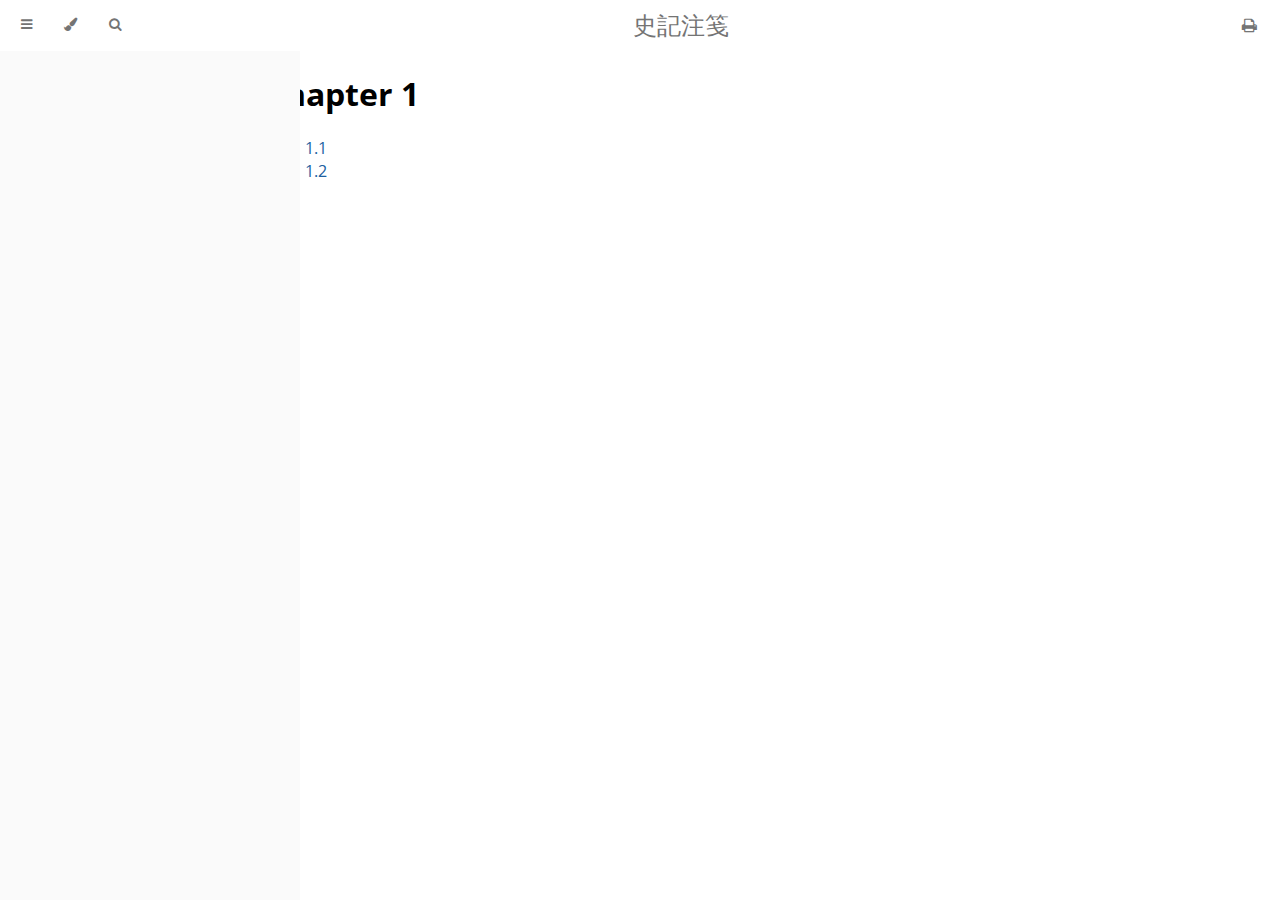
<file: chapter_1.html>
<!DOCTYPE HTML>
<html lang="en" class="sidebar-visible no-js light">
    <head>
        <!-- Book generated using mdBook -->
        <meta charset="UTF-8">
        <title>Chapter 1 - 史記注笺</title>


        <!-- Custom HTML head -->
        
        <meta name="description" content="">
        <meta name="viewport" content="width=device-width, initial-scale=1">
        <meta name="theme-color" content="#ffffff" />

        <link rel="icon" href="favicon.svg">
        <link rel="shortcut icon" href="favicon.png">
        <link rel="stylesheet" href="css/variables.css">
        <link rel="stylesheet" href="css/general.css">
        <link rel="stylesheet" href="css/chrome.css">
        <link rel="stylesheet" href="css/print.css" media="print">

        <!-- Fonts -->
        <link rel="stylesheet" href="FontAwesome/css/font-awesome.css">
        <link rel="stylesheet" href="fonts/fonts.css">

        <!-- Highlight.js Stylesheets -->
        <link rel="stylesheet" href="highlight.css">
        <link rel="stylesheet" href="tomorrow-night.css">
        <link rel="stylesheet" href="ayu-highlight.css">

        <!-- Custom theme stylesheets -->

    </head>
    <body>
    <div id="body-container">
        <!-- Provide site root to javascript -->
        <script>
            var path_to_root = "";
            var default_theme = window.matchMedia("(prefers-color-scheme: dark)").matches ? "navy" : "light";
        </script>

        <!-- Work around some values being stored in localStorage wrapped in quotes -->
        <script>
            try {
                var theme = localStorage.getItem('mdbook-theme');
                var sidebar = localStorage.getItem('mdbook-sidebar');

                if (theme.startsWith('"') && theme.endsWith('"')) {
                    localStorage.setItem('mdbook-theme', theme.slice(1, theme.length - 1));
                }

                if (sidebar.startsWith('"') && sidebar.endsWith('"')) {
                    localStorage.setItem('mdbook-sidebar', sidebar.slice(1, sidebar.length - 1));
                }
            } catch (e) { }
        </script>

        <!-- Set the theme before any content is loaded, prevents flash -->
        <script>
            var theme;
            try { theme = localStorage.getItem('mdbook-theme'); } catch(e) { }
            if (theme === null || theme === undefined) { theme = default_theme; }
            var html = document.querySelector('html');
            html.classList.remove('no-js')
            html.classList.remove('light')
            html.classList.add(theme);
            html.classList.add('js');
        </script>

        <!-- Hide / unhide sidebar before it is displayed -->
        <script>
            var html = document.querySelector('html');
            var sidebar = null;
            if (document.body.clientWidth >= 1080) {
                try { sidebar = localStorage.getItem('mdbook-sidebar'); } catch(e) { }
                sidebar = sidebar || 'visible';
            } else {
                sidebar = 'hidden';
            }
            html.classList.remove('sidebar-visible');
            html.classList.add("sidebar-" + sidebar);
        </script>

        <nav id="sidebar" class="sidebar" aria-label="Table of contents">
            <div class="sidebar-scrollbox">
                <ol class="chapter"><li class="chapter-item expanded "><a href="chapter_1.html" class="active"><strong aria-hidden="true">1.</strong> Chapter 1</a></li></ol>
            </div>
            <div id="sidebar-resize-handle" class="sidebar-resize-handle"></div>
        </nav>

        <!-- Track and set sidebar scroll position -->
        <script>
            var sidebarScrollbox = document.querySelector('#sidebar .sidebar-scrollbox');
            sidebarScrollbox.addEventListener('click', function(e) {
                if (e.target.tagName === 'A') {
                    sessionStorage.setItem('sidebar-scroll', sidebarScrollbox.scrollTop);
                }
            }, { passive: true });
            var sidebarScrollTop = sessionStorage.getItem('sidebar-scroll');
            sessionStorage.removeItem('sidebar-scroll');
            if (sidebarScrollTop) {
                // preserve sidebar scroll position when navigating via links within sidebar
                sidebarScrollbox.scrollTop = sidebarScrollTop;
            } else {
                // scroll sidebar to current active section when navigating via "next/previous chapter" buttons
                var activeSection = document.querySelector('#sidebar .active');
                if (activeSection) {
                    activeSection.scrollIntoView({ block: 'center' });
                }
            }
        </script>

        <div id="page-wrapper" class="page-wrapper">

            <div class="page">
                                <div id="menu-bar-hover-placeholder"></div>
                <div id="menu-bar" class="menu-bar sticky">
                    <div class="left-buttons">
                        <button id="sidebar-toggle" class="icon-button" type="button" title="Toggle Table of Contents" aria-label="Toggle Table of Contents" aria-controls="sidebar">
                            <i class="fa fa-bars"></i>
                        </button>
                        <button id="theme-toggle" class="icon-button" type="button" title="Change theme" aria-label="Change theme" aria-haspopup="true" aria-expanded="false" aria-controls="theme-list">
                            <i class="fa fa-paint-brush"></i>
                        </button>
                        <ul id="theme-list" class="theme-popup" aria-label="Themes" role="menu">
                            <li role="none"><button role="menuitem" class="theme" id="light">Light</button></li>
                            <li role="none"><button role="menuitem" class="theme" id="rust">Rust</button></li>
                            <li role="none"><button role="menuitem" class="theme" id="coal">Coal</button></li>
                            <li role="none"><button role="menuitem" class="theme" id="navy">Navy</button></li>
                            <li role="none"><button role="menuitem" class="theme" id="ayu">Ayu</button></li>
                        </ul>
                        <button id="search-toggle" class="icon-button" type="button" title="Search. (Shortkey: s)" aria-label="Toggle Searchbar" aria-expanded="false" aria-keyshortcuts="S" aria-controls="searchbar">
                            <i class="fa fa-search"></i>
                        </button>
                    </div>

                    <h1 class="menu-title">史記注笺</h1>

                    <div class="right-buttons">
                        <a href="print.html" title="Print this book" aria-label="Print this book">
                            <i id="print-button" class="fa fa-print"></i>
                        </a>

                    </div>
                </div>

                <div id="search-wrapper" class="hidden">
                    <form id="searchbar-outer" class="searchbar-outer">
                        <input type="search" id="searchbar" name="searchbar" placeholder="Search this book ..." aria-controls="searchresults-outer" aria-describedby="searchresults-header">
                    </form>
                    <div id="searchresults-outer" class="searchresults-outer hidden">
                        <div id="searchresults-header" class="searchresults-header"></div>
                        <ul id="searchresults">
                        </ul>
                    </div>
                </div>

                <!-- Apply ARIA attributes after the sidebar and the sidebar toggle button are added to the DOM -->
                <script>
                    document.getElementById('sidebar-toggle').setAttribute('aria-expanded', sidebar === 'visible');
                    document.getElementById('sidebar').setAttribute('aria-hidden', sidebar !== 'visible');
                    Array.from(document.querySelectorAll('#sidebar a')).forEach(function(link) {
                        link.setAttribute('tabIndex', sidebar === 'visible' ? 0 : -1);
                    });
                </script>

                <div id="content" class="content">
                    <main>
                        <h1 id="chapter-1"><a class="header" href="#chapter-1">Chapter 1</a></h1>
<ul>
<li><a href="#11">1.1</a></li>
<li><a href="#12">1.2</a></li>
</ul>
<h2 id="11"><a class="header" href="#11">1.1</a></h2>
<h2 id="12"><a class="header" href="#12">1.2</a></h2>

                    </main>

                    <nav class="nav-wrapper" aria-label="Page navigation">
                        <!-- Mobile navigation buttons -->


                        <div style="clear: both"></div>
                    </nav>
                </div>
            </div>

            <nav class="nav-wide-wrapper" aria-label="Page navigation">

            </nav>

        </div>




        <script>
            window.playground_copyable = true;
        </script>


        <script src="elasticlunr.min.js"></script>
        <script src="mark.min.js"></script>
        <script src="searcher.js"></script>

        <script src="clipboard.min.js"></script>
        <script src="highlight.js"></script>
        <script src="book.js"></script>

        <!-- Custom JS scripts -->


    </div>
    </body>
</html>
</file>
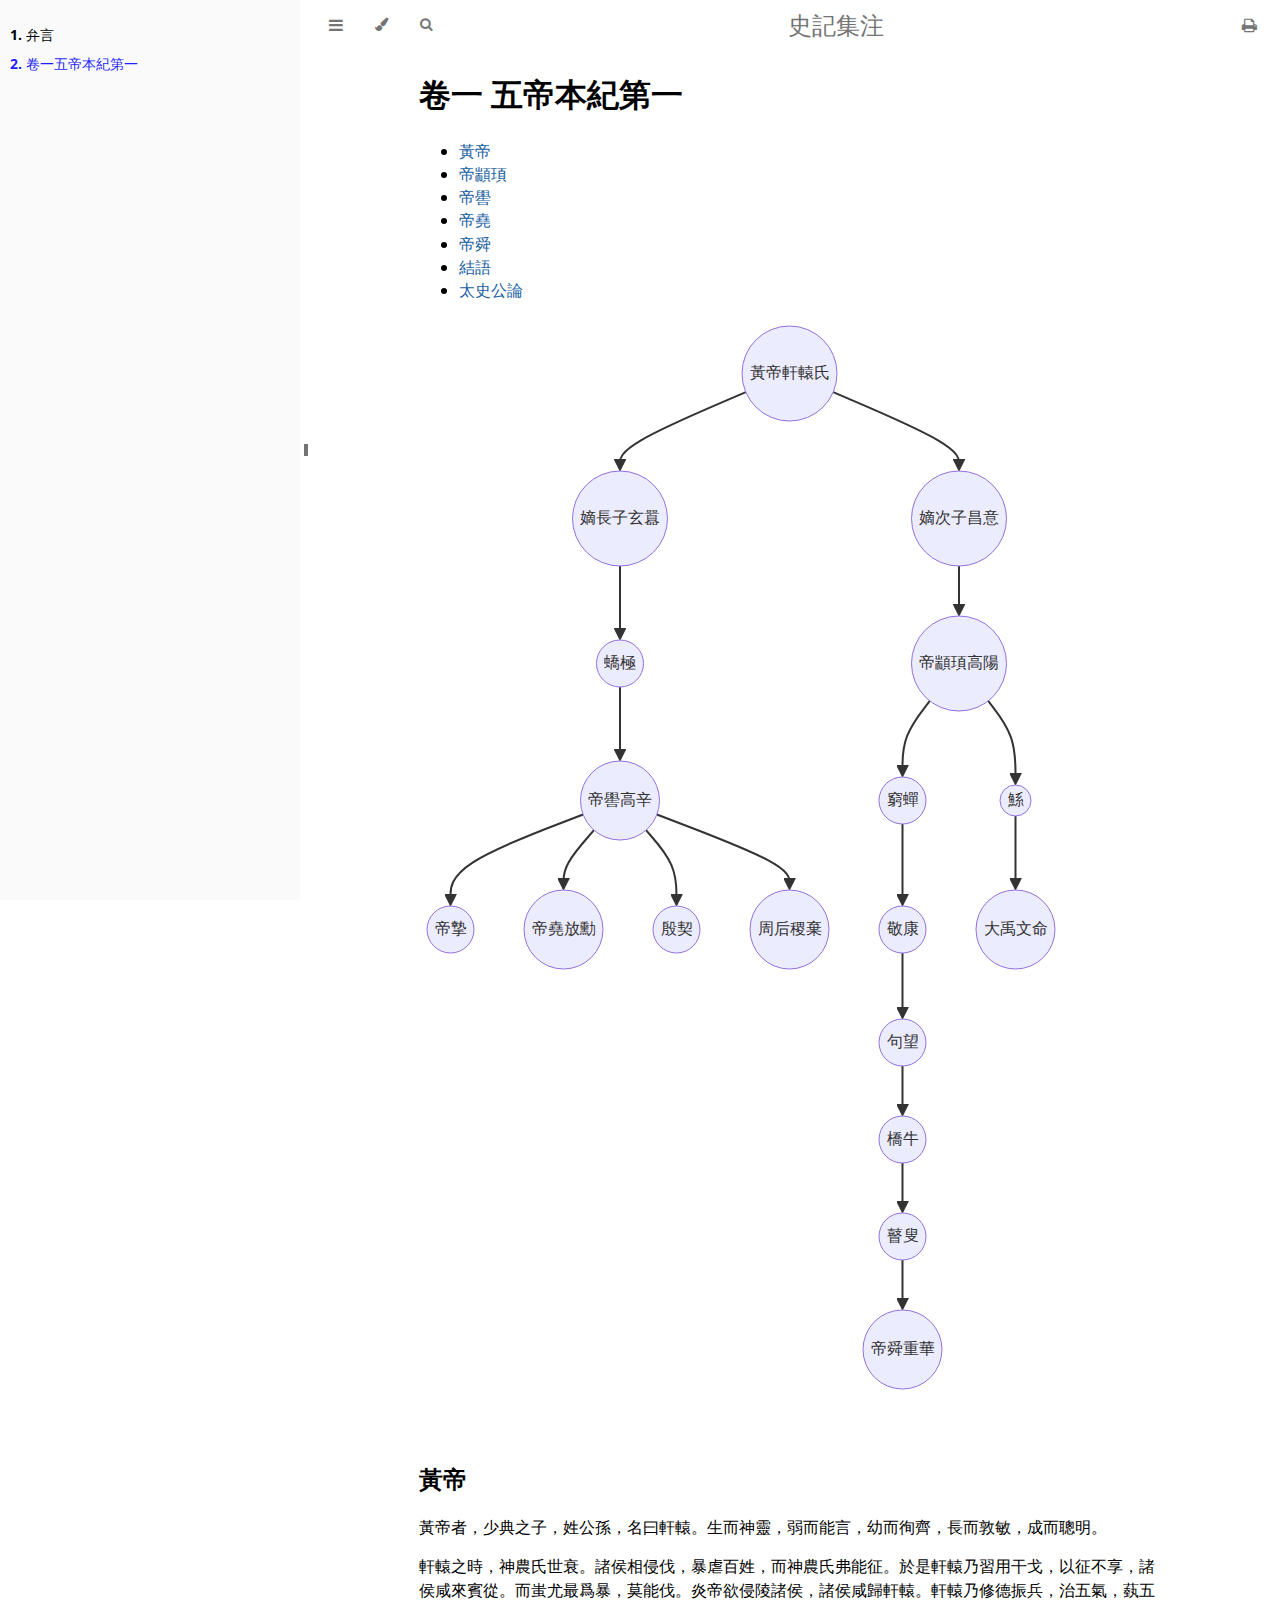
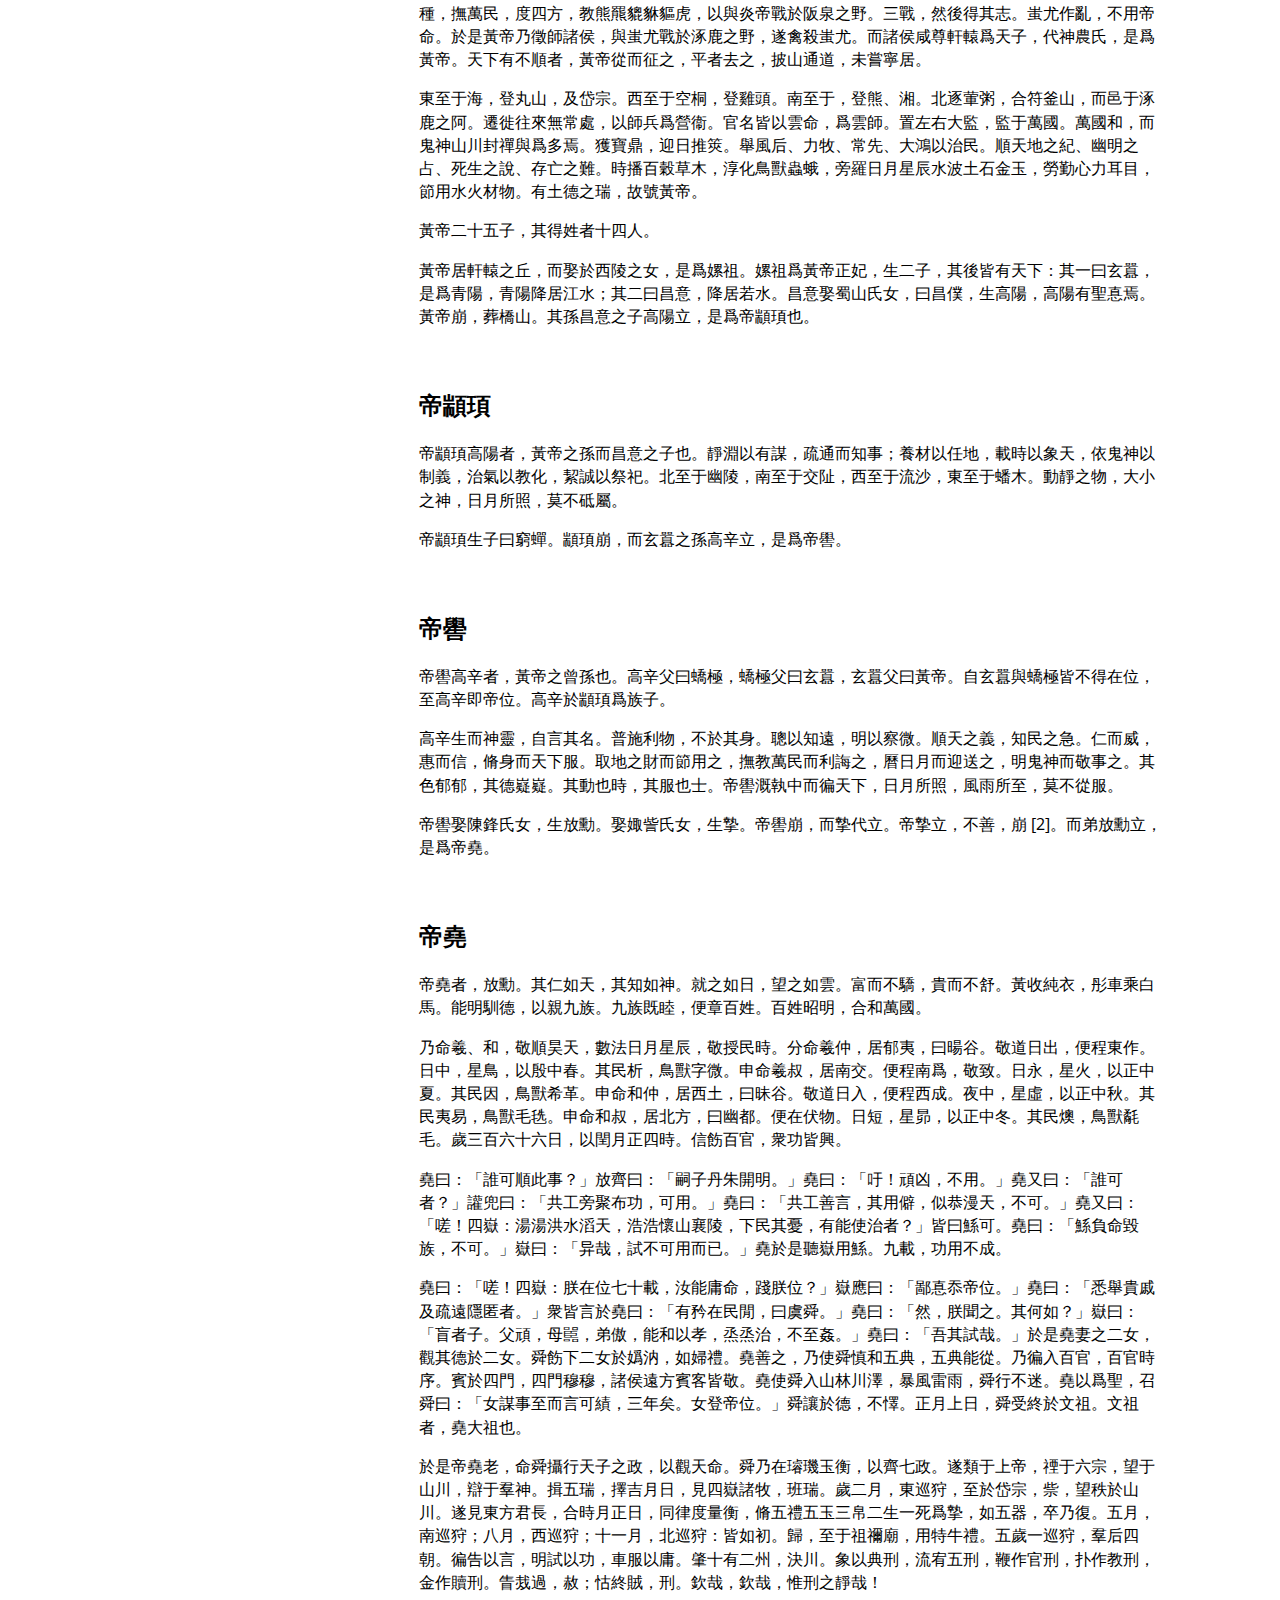
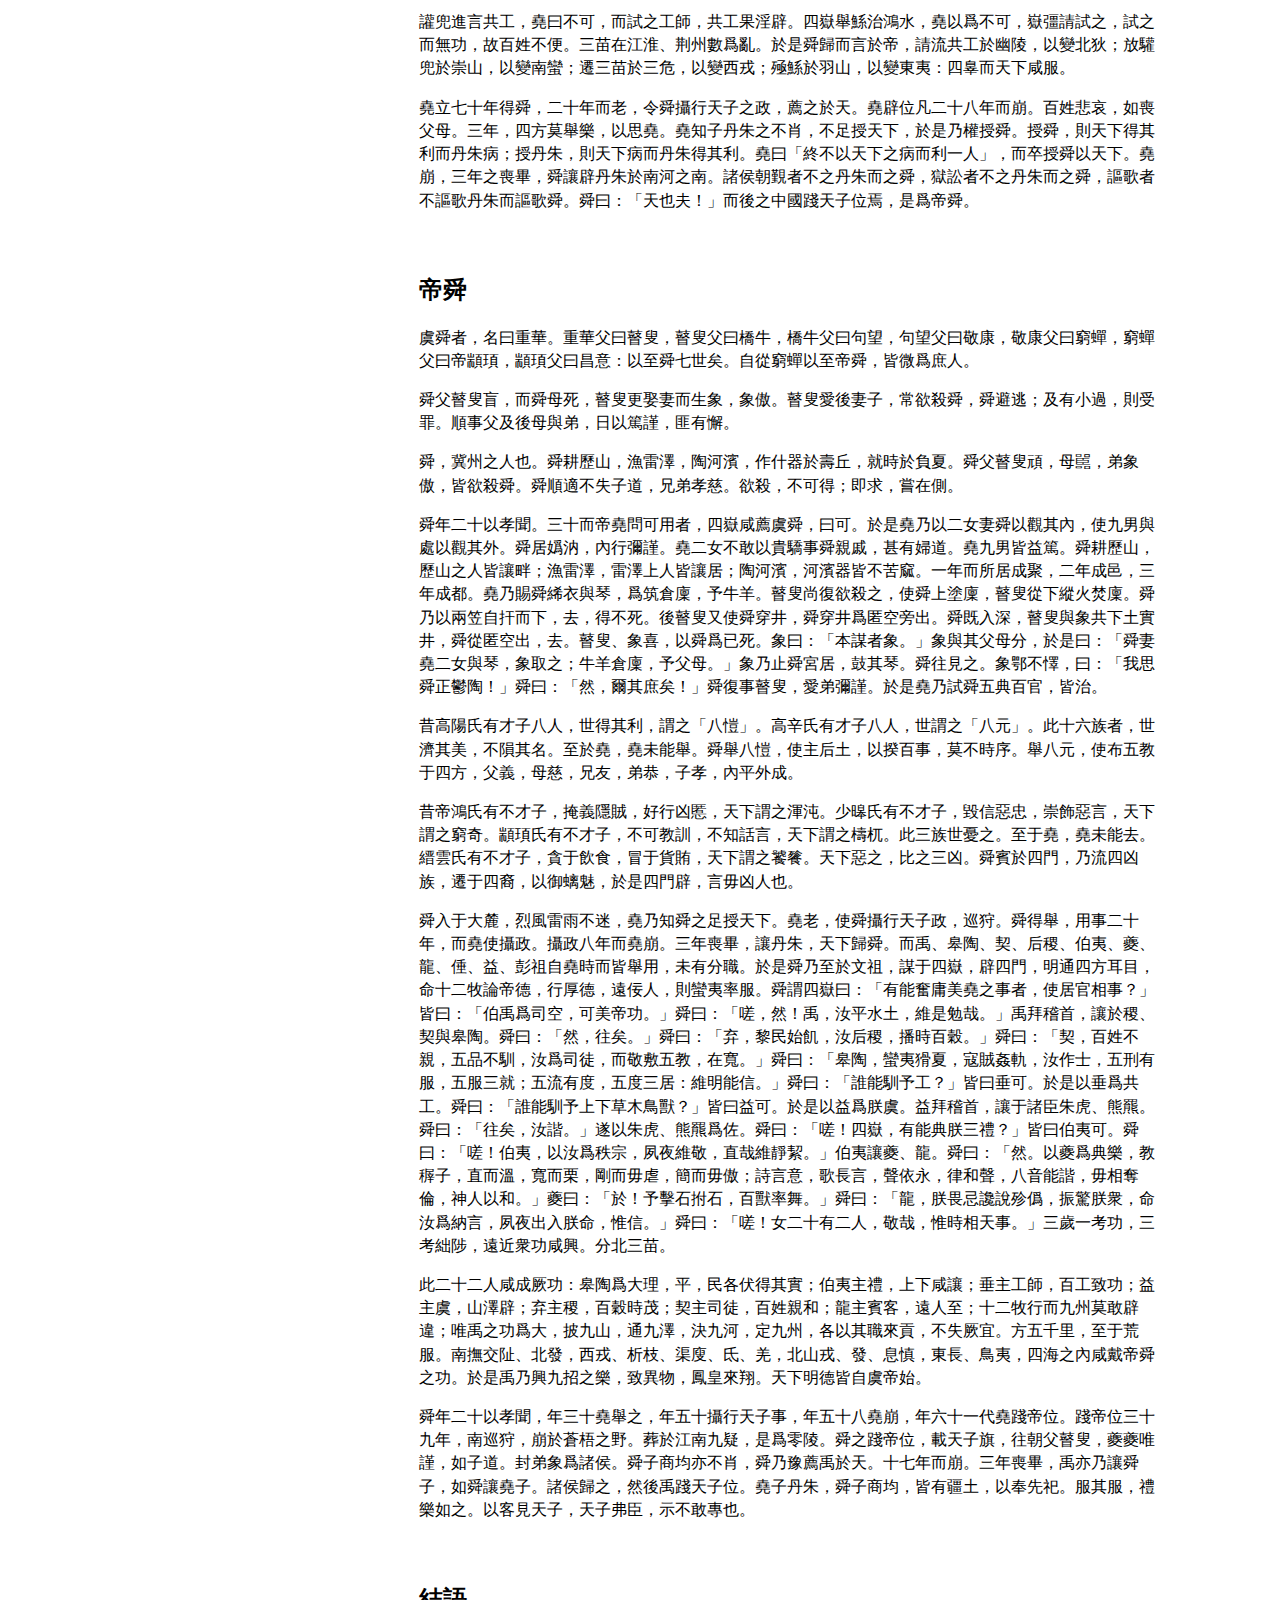
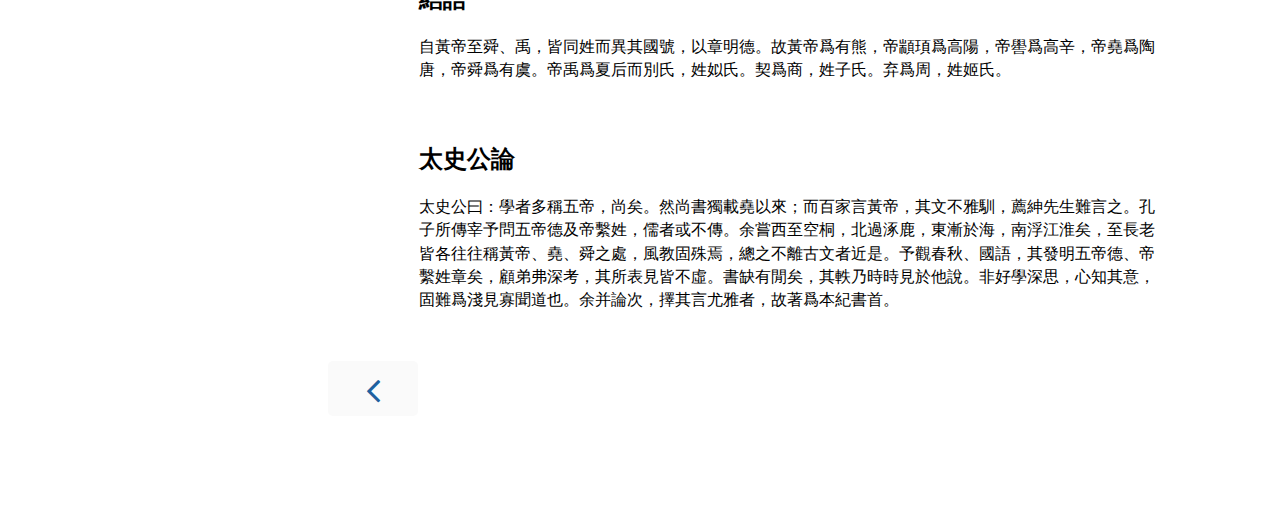
<file: 卷一五帝本紀第一.html>
<!DOCTYPE HTML>
<html lang="en" class="light" dir="ltr">
    <head>
        <!-- Book generated using mdBook -->
        <meta charset="UTF-8">
        <title>卷一五帝本紀第一 - 史記集注</title>


        <!-- Custom HTML head -->
        
        <meta name="description" content="">
        <meta name="viewport" content="width=device-width, initial-scale=1">
        <meta name="theme-color" content="#ffffff">

        <link rel="icon" href="favicon.svg">
        <link rel="shortcut icon" href="favicon.png">
        <link rel="stylesheet" href="css/variables.css">
        <link rel="stylesheet" href="css/general.css">
        <link rel="stylesheet" href="css/chrome.css">
        <link rel="stylesheet" href="css/print.css" media="print">

        <!-- Fonts -->
        <link rel="stylesheet" href="FontAwesome/css/font-awesome.css">
        <link rel="stylesheet" href="fonts/fonts.css">

        <!-- Highlight.js Stylesheets -->
        <link rel="stylesheet" href="highlight.css">
        <link rel="stylesheet" href="tomorrow-night.css">
        <link rel="stylesheet" href="ayu-highlight.css">

        <!-- Custom theme stylesheets -->
        <link rel="stylesheet" href="heti.min.css">

    </head>
    <body class="sidebar-visible no-js">
    <div id="body-container">
        <!-- Provide site root to javascript -->
        <script>
            var path_to_root = "";
            var default_theme = window.matchMedia("(prefers-color-scheme: dark)").matches ? "navy" : "light";
        </script>

        <!-- Work around some values being stored in localStorage wrapped in quotes -->
        <script>
            try {
                var theme = localStorage.getItem('mdbook-theme');
                var sidebar = localStorage.getItem('mdbook-sidebar');

                if (theme.startsWith('"') && theme.endsWith('"')) {
                    localStorage.setItem('mdbook-theme', theme.slice(1, theme.length - 1));
                }

                if (sidebar.startsWith('"') && sidebar.endsWith('"')) {
                    localStorage.setItem('mdbook-sidebar', sidebar.slice(1, sidebar.length - 1));
                }
            } catch (e) { }
        </script>

        <!-- Set the theme before any content is loaded, prevents flash -->
        <script>
            var theme;
            try { theme = localStorage.getItem('mdbook-theme'); } catch(e) { }
            if (theme === null || theme === undefined) { theme = default_theme; }
            var html = document.querySelector('html');
            html.classList.remove('light')
            html.classList.add(theme);
            var body = document.querySelector('body');
            body.classList.remove('no-js')
            body.classList.add('js');
        </script>

        <input type="checkbox" id="sidebar-toggle-anchor" class="hidden">

        <!-- Hide / unhide sidebar before it is displayed -->
        <script>
            var body = document.querySelector('body');
            var sidebar = null;
            var sidebar_toggle = document.getElementById("sidebar-toggle-anchor");
            if (document.body.clientWidth >= 1080) {
                try { sidebar = localStorage.getItem('mdbook-sidebar'); } catch(e) { }
                sidebar = sidebar || 'visible';
            } else {
                sidebar = 'hidden';
            }
            sidebar_toggle.checked = sidebar === 'visible';
            body.classList.remove('sidebar-visible');
            body.classList.add("sidebar-" + sidebar);
        </script>

        <nav id="sidebar" class="sidebar" aria-label="Table of contents">
            <div class="sidebar-scrollbox">
                <ol class="chapter"><li class="chapter-item expanded "><a href="弁言.html"><strong aria-hidden="true">1.</strong> 弁言</a></li><li class="chapter-item expanded "><a href="卷一五帝本紀第一.html" class="active"><strong aria-hidden="true">2.</strong> 卷一五帝本紀第一</a></li></ol>
            </div>
            <div id="sidebar-resize-handle" class="sidebar-resize-handle">
                <div class="sidebar-resize-indicator"></div>
            </div>
        </nav>

        <!-- Track and set sidebar scroll position -->
        <script>
            var sidebarScrollbox = document.querySelector('#sidebar .sidebar-scrollbox');
            sidebarScrollbox.addEventListener('click', function(e) {
                if (e.target.tagName === 'A') {
                    sessionStorage.setItem('sidebar-scroll', sidebarScrollbox.scrollTop);
                }
            }, { passive: true });
            var sidebarScrollTop = sessionStorage.getItem('sidebar-scroll');
            sessionStorage.removeItem('sidebar-scroll');
            if (sidebarScrollTop) {
                // preserve sidebar scroll position when navigating via links within sidebar
                sidebarScrollbox.scrollTop = sidebarScrollTop;
            } else {
                // scroll sidebar to current active section when navigating via "next/previous chapter" buttons
                var activeSection = document.querySelector('#sidebar .active');
                if (activeSection) {
                    activeSection.scrollIntoView({ block: 'center' });
                }
            }
        </script>

        <div id="page-wrapper" class="page-wrapper">

            <div class="page">
                                <div id="menu-bar-hover-placeholder"></div>
                <div id="menu-bar" class="menu-bar sticky">
                    <div class="left-buttons">
                        <label id="sidebar-toggle" class="icon-button" for="sidebar-toggle-anchor" title="Toggle Table of Contents" aria-label="Toggle Table of Contents" aria-controls="sidebar">
                            <i class="fa fa-bars"></i>
                        </label>
                        <button id="theme-toggle" class="icon-button" type="button" title="Change theme" aria-label="Change theme" aria-haspopup="true" aria-expanded="false" aria-controls="theme-list">
                            <i class="fa fa-paint-brush"></i>
                        </button>
                        <ul id="theme-list" class="theme-popup" aria-label="Themes" role="menu">
                            <li role="none"><button role="menuitem" class="theme" id="light">Light</button></li>
                            <li role="none"><button role="menuitem" class="theme" id="rust">Rust</button></li>
                            <li role="none"><button role="menuitem" class="theme" id="coal">Coal</button></li>
                            <li role="none"><button role="menuitem" class="theme" id="navy">Navy</button></li>
                            <li role="none"><button role="menuitem" class="theme" id="ayu">Ayu</button></li>
                        </ul>
                        <button id="search-toggle" class="icon-button" type="button" title="Search. (Shortkey: s)" aria-label="Toggle Searchbar" aria-expanded="false" aria-keyshortcuts="S" aria-controls="searchbar">
                            <i class="fa fa-search"></i>
                        </button>
                    </div>

                    <h1 class="menu-title">史記集注</h1>

                    <div class="right-buttons">
                        <a href="print.html" title="Print this book" aria-label="Print this book">
                            <i id="print-button" class="fa fa-print"></i>
                        </a>

                    </div>
                </div>

                <div id="search-wrapper" class="hidden">
                    <form id="searchbar-outer" class="searchbar-outer">
                        <input type="search" id="searchbar" name="searchbar" placeholder="Search this book ..." aria-controls="searchresults-outer" aria-describedby="searchresults-header">
                    </form>
                    <div id="searchresults-outer" class="searchresults-outer hidden">
                        <div id="searchresults-header" class="searchresults-header"></div>
                        <ul id="searchresults">
                        </ul>
                    </div>
                </div>

                <!-- Apply ARIA attributes after the sidebar and the sidebar toggle button are added to the DOM -->
                <script>
                    document.getElementById('sidebar-toggle').setAttribute('aria-expanded', sidebar === 'visible');
                    document.getElementById('sidebar').setAttribute('aria-hidden', sidebar !== 'visible');
                    Array.from(document.querySelectorAll('#sidebar a')).forEach(function(link) {
                        link.setAttribute('tabIndex', sidebar === 'visible' ? 0 : -1);
                    });
                </script>

                <div id="content" class="content">
                    <main>
                        <h1 id="卷一-五帝本紀第一"><a class="header" href="#卷一-五帝本紀第一">卷一 五帝本紀第一</a></h1>
<ul>
<li><a href="#%E9%BB%83%E5%B8%9D">黃帝</a></li>
<li><a href="#%E5%B8%9D%E9%A1%93%E9%A0%8A">帝顓頊</a></li>
<li><a href="#%E5%B8%9D%E5%9A%B3">帝嚳</a></li>
<li><a href="#%E5%B8%9D%E5%A0%AF">帝堯</a></li>
<li><a href="#%E5%B8%9D%E8%88%9C">帝舜</a></li>
<li><a href="#%E7%B5%90%E8%AA%9E">結語</a></li>
<li><a href="#%E5%A4%AA%E5%8F%B2%E5%85%AC%E8%AB%96">太史公論</a></li>
</ul>
<pre class="mermaid">   graph TB;
   	B((黃帝軒轅氏))--&gt;A((嫡長子玄囂))--&gt;E((蟜極))--&gt;F((帝嚳高辛));
   	B--&gt;C((嫡次子昌意))--&gt;D((帝顓頊高陽))--&gt;G((窮蟬))--&gt;J((敬康))--&gt;K((句望))--&gt;L((橋牛));
   	F((帝嚳高辛))--&gt;H((帝摯));
   	F((帝嚳高辛))--&gt;I((帝堯放勳));
   	F((帝嚳高辛))--&gt;Q((殷契));
   	F((帝嚳高辛))--&gt;R((周后稷棄));
   	L((橋牛))--&gt;M((瞽叟))--&gt;N((帝舜重華));
   	D((帝顓頊高陽))--&gt;O((鯀))--&gt;P((大禹文命));
</pre>
<h2 id="黃帝"><a class="header" href="#黃帝">黃帝</a></h2>
<p>黃帝者，少典之子，姓公孫，名曰軒轅。生而神靈，弱而能言，幼而徇齊，長而敦敏，成而聰明。</p>
<p>軒轅之時，神農氏世衰。諸侯相侵伐，暴虐百姓，而神農氏弗能征。於是軒轅乃習用干戈，以征不享，諸侯咸來賓從。而蚩尤最爲暴，莫能伐。炎帝欲侵陵諸侯，諸侯咸歸軒轅。軒轅乃修德振兵，治五氣，蓺五種，撫萬民，度四方，教熊羆貔貅貙虎，以與炎帝戰於阪泉之野。三戰，然後得其志。蚩尤作亂，不用帝命。於是黃帝乃徵師諸侯，與蚩尤戰於涿鹿之野，遂禽殺蚩尤。而諸侯咸尊軒轅爲天子，代神農氏，是爲黃帝。天下有不順者，黃帝從而征之，平者去之，披山通道，未嘗寧居。</p>
<p>東至于海，登丸山，及岱宗。西至于空桐，登雞頭。南至于，登熊、湘。北逐葷粥，合符釜山，而邑于涿鹿之阿。遷徙往來無常處，以師兵爲營衞。官名皆以雲命，爲雲師。置左右大監，監于萬國。萬國和，而鬼神山川封禪與爲多焉。獲寶鼎，迎日推筴。舉風后、力牧、常先、大鴻以治民。順天地之紀、幽明之占、死生之說、存亡之難。時播百穀草木，淳化鳥獸蟲蛾，旁羅日月星辰水波土石金玉，勞勤心力耳目，節用水火材物。有土德之瑞，故號黃帝。</p>
<p>黃帝二十五子，其得姓者十四人。</p>
<p>黃帝居軒轅之丘，而娶於西陵之女，是爲嫘祖。嫘祖爲黃帝正妃，生二子，其後皆有天下：其一曰玄囂，是爲青陽，青陽降居江水；其二曰昌意，降居若水。昌意娶蜀山氏女，曰昌僕，生高陽，高陽有聖惪焉。黃帝崩，葬橋山。其孫昌意之子高陽立，是爲帝顓頊也。</p>
<h2 id="帝顓頊"><a class="header" href="#帝顓頊">帝顓頊</a></h2>
<p>帝顓頊高陽者，黃帝之孫而昌意之子也。靜淵以有謀，疏通而知事；養材以任地，載時以象天，依鬼神以制義，治氣以教化，絜誠以祭祀。北至于幽陵，南至于交阯，西至于流沙，東至于蟠木。動靜之物，大小之神，日月所照，莫不砥屬。</p>
<p>帝顓頊生子曰窮蟬。顓頊崩，而玄囂之孫高辛立，是爲帝嚳。</p>
<h2 id="帝嚳"><a class="header" href="#帝嚳">帝嚳</a></h2>
<p>帝嚳高辛者，黃帝之曾孫也。高辛父曰蟜極，蟜極父曰玄囂，玄囂父曰黃帝。自玄囂與蟜極皆不得在位，至高辛即帝位。高辛於顓頊爲族子。</p>
<p>高辛生而神靈，自言其名。普施利物，不於其身。聰以知遠，明以察微。順天之義，知民之急。仁而威，惠而信，脩身而天下服。取地之財而節用之，撫教萬民而利誨之，曆日月而迎送之，明鬼神而敬事之。其色郁郁，其德嶷嶷。其動也時，其服也士。帝嚳溉執中而徧天下，日月所照，風雨所至，莫不從服。</p>
<p>帝嚳娶陳鋒氏女，生放勳。娶娵訾氏女，生摯。帝嚳崩，而摯代立。帝摯立，不善，崩 [2]。而弟放勳立，是爲帝堯。</p>
<h2 id="帝堯"><a class="header" href="#帝堯">帝堯</a></h2>
<p>帝堯者，放勳。其仁如天，其知如神。就之如日，望之如雲。富而不驕，貴而不舒。黃收純衣，彤車乘白馬。能明馴德，以親九族。九族既睦，便章百姓。百姓昭明，合和萬國。</p>
<p>乃命羲、和，敬順昊天，數法日月星辰，敬授民時。分命羲仲，居郁夷，曰暘谷。敬道日出，便程東作。日中，星鳥，以殷中春。其民析，鳥獸字微。申命羲叔，居南交。便程南爲，敬致。日永，星火，以正中夏。其民因，鳥獸希革。申命和仲，居西土，曰昧谷。敬道日入，便程西成。夜中，星虛，以正中秋。其民夷易，鳥獸毛毨。申命和叔，居北方，曰幽都。便在伏物。日短，星昴，以正中冬。其民燠，鳥獸氄毛。歲三百六十六日，以閏月正四時。信飭百官，衆功皆興。</p>
<p>堯曰：「誰可順此事？」放齊曰：「嗣子丹朱開明。」堯曰：「吁！頑凶，不用。」堯又曰：「誰可者？」讙兜曰：「共工旁聚布功，可用。」堯曰：「共工善言，其用僻，似恭漫天，不可。」堯又曰：「嗟！四嶽：湯湯洪水滔天，浩浩懷山襄陵，下民其憂，有能使治者？」皆曰鯀可。堯曰：「鯀負命毀族，不可。」嶽曰：「异哉，試不可用而已。」堯於是聽嶽用鯀。九載，功用不成。</p>
<p>堯曰：「嗟！四嶽：朕在位七十載，汝能庸命，踐朕位？」嶽應曰：「鄙惪忝帝位。」堯曰：「悉舉貴戚及疏遠隱匿者。」衆皆言於堯曰：「有矜在民閒，曰虞舜。」堯曰：「然，朕聞之。其何如？」嶽曰：「盲者子。父頑，母嚚，弟傲，能和以孝，烝烝治，不至姦。」堯曰：「吾其試哉。」於是堯妻之二女，觀其德於二女。舜飭下二女於嬀汭，如婦禮。堯善之，乃使舜慎和五典，五典能從。乃徧入百官，百官時序。賓於四門，四門穆穆，諸侯遠方賓客皆敬。堯使舜入山林川澤，暴風雷雨，舜行不迷。堯以爲聖，召舜曰：「女謀事至而言可績，三年矣。女登帝位。」舜讓於德，不懌。正月上日，舜受終於文祖。文祖者，堯大祖也。</p>
<p>於是帝堯老，命舜攝行天子之政，以觀天命。舜乃在璿璣玉衡，以齊七政。遂類于上帝，禋于六宗，望于山川，辯于羣神。揖五瑞，擇吉月日，見四嶽諸牧，班瑞。歲二月，東巡狩，至於岱宗，祡，望秩於山川。遂見東方君長，合時月正日，同律度量衡，脩五禮五玉三帛二生一死爲摯，如五器，卒乃復。五月，南巡狩；八月，西巡狩；十一月，北巡狩：皆如初。歸，至于祖禰廟，用特牛禮。五歲一巡狩，羣后四朝。徧告以言，明試以功，車服以庸。肇十有二州，決川。象以典刑，流宥五刑，鞭作官刑，扑作教刑，金作贖刑。眚烖過，赦；怙終賊，刑。欽哉，欽哉，惟刑之靜哉！</p>
<p>讙兜進言共工，堯曰不可，而試之工師，共工果淫辟。四嶽舉鯀治鴻水，堯以爲不可，嶽彊請試之，試之而無功，故百姓不便。三苗在江淮、荆州數爲亂。於是舜歸而言於帝，請流共工於幽陵，以變北狄；放驩兜於崇山，以變南蠻；遷三苗於三危，以變西戎；殛鯀於羽山，以變東夷：四辠而天下咸服。</p>
<p>堯立七十年得舜，二十年而老，令舜攝行天子之政，薦之於天。堯辟位凡二十八年而崩。百姓悲哀，如喪父母。三年，四方莫舉樂，以思堯。堯知子丹朱之不肖，不足授天下，於是乃權授舜。授舜，則天下得其利而丹朱病；授丹朱，則天下病而丹朱得其利。堯曰「終不以天下之病而利一人」，而卒授舜以天下。堯崩，三年之喪畢，舜讓辟丹朱於南河之南。諸侯朝覲者不之丹朱而之舜，獄訟者不之丹朱而之舜，謳歌者不謳歌丹朱而謳歌舜。舜曰：「天也夫！」而後之中國踐天子位焉，是爲帝舜。</p>
<h2 id="帝舜"><a class="header" href="#帝舜">帝舜</a></h2>
<p>虞舜者，名曰重華。重華父曰瞽叟，瞽叟父曰橋牛，橋牛父曰句望，句望父曰敬康，敬康父曰窮蟬，窮蟬父曰帝顓頊，顓頊父曰昌意：以至舜七世矣。自從窮蟬以至帝舜，皆微爲庶人。</p>
<p>舜父瞽叟盲，而舜母死，瞽叟更娶妻而生象，象傲。瞽叟愛後妻子，常欲殺舜，舜避逃；及有小過，則受罪。順事父及後母與弟，日以篤謹，匪有懈。</p>
<p>舜，冀州之人也。舜耕歷山，漁雷澤，陶河濱，作什器於壽丘，就時於負夏。舜父瞽叟頑，母嚚，弟象傲，皆欲殺舜。舜順適不失子道，兄弟孝慈。欲殺，不可得；即求，嘗在側。</p>
<p>舜年二十以孝聞。三十而帝堯問可用者，四嶽咸薦虞舜，曰可。於是堯乃以二女妻舜以觀其內，使九男與處以觀其外。舜居嬀汭，內行彌謹。堯二女不敢以貴驕事舜親戚，甚有婦道。堯九男皆益篤。舜耕歷山，歷山之人皆讓畔；漁雷澤，雷澤上人皆讓居；陶河濱，河濱器皆不苦窳。一年而所居成聚，二年成邑，三年成都。堯乃賜舜絺衣與琴，爲筑倉廩，予牛羊。瞽叟尚復欲殺之，使舜上塗廩，瞽叟從下縱火焚廩。舜乃以兩笠自扞而下，去，得不死。後瞽叟又使舜穿井，舜穿井爲匿空旁出。舜既入深，瞽叟與象共下土實井，舜從匿空出，去。瞽叟、象喜，以舜爲已死。象曰：「本謀者象。」象與其父母分，於是曰：「舜妻堯二女與琴，象取之；牛羊倉廩，予父母。」象乃止舜宮居，鼓其琴。舜往見之。象鄂不懌，曰：「我思舜正鬱陶！」舜曰：「然，爾其庶矣！」舜復事瞽叟，愛弟彌謹。於是堯乃試舜五典百官，皆治。</p>
<p>昔高陽氏有才子八人，世得其利，謂之「八愷」。高辛氏有才子八人，世謂之「八元」。此十六族者，世濟其美，不隕其名。至於堯，堯未能舉。舜舉八愷，使主后土，以揆百事，莫不時序。舉八元，使布五教于四方，父義，母慈，兄友，弟恭，子孝，內平外成。</p>
<p>昔帝鴻氏有不才子，掩義隱賊，好行凶慝，天下謂之渾沌。少暤氏有不才子，毀信惡忠，崇飾惡言，天下謂之窮奇。顓頊氏有不才子，不可教訓，不知話言，天下謂之檮杌。此三族世憂之。至于堯，堯未能去。縉雲氏有不才子，貪于飲食，冒于貨賄，天下謂之饕餮。天下惡之，比之三凶。舜賓於四門，乃流四凶族，遷于四裔，以御螭魅，於是四門辟，言毋凶人也。</p>
<p>舜入于大麓，烈風雷雨不迷，堯乃知舜之足授天下。堯老，使舜攝行天子政，巡狩。舜得舉，用事二十年，而堯使攝政。攝政八年而堯崩。三年喪畢，讓丹朱，天下歸舜。而禹、皋陶、契、后稷、伯夷、夔、龍、倕、益、彭祖自堯時而皆舉用，未有分職。於是舜乃至於文祖，謀于四嶽，辟四門，明通四方耳目，命十二牧論帝德，行厚德，遠佞人，則蠻夷率服。舜謂四嶽曰：「有能奮庸美堯之事者，使居官相事？」皆曰：「伯禹爲司空，可美帝功。」舜曰：「嗟，然！禹，汝平水土，維是勉哉。」禹拜稽首，讓於稷、契與皋陶。舜曰：「然，往矣。」舜曰：「弃，黎民始飢，汝后稷，播時百穀。」舜曰：「契，百姓不親，五品不馴，汝爲司徒，而敬敷五教，在寬。」舜曰：「皋陶，蠻夷猾夏，寇賊姦軌，汝作士，五刑有服，五服三就；五流有度，五度三居：維明能信。」舜曰：「誰能馴予工？」皆曰垂可。於是以垂爲共工。舜曰：「誰能馴予上下草木鳥獸？」皆曰益可。於是以益爲朕虞。益拜稽首，讓于諸臣朱虎、熊羆。舜曰：「往矣，汝諧。」遂以朱虎、熊羆爲佐。舜曰：「嗟！四嶽，有能典朕三禮？」皆曰伯夷可。舜曰：「嗟！伯夷，以汝爲秩宗，夙夜維敬，直哉維靜絜。」伯夷讓夔、龍。舜曰：「然。以夔爲典樂，教稺子，直而溫，寬而栗，剛而毋虐，簡而毋傲；詩言意，歌長言，聲依永，律和聲，八音能諧，毋相奪倫，神人以和。」夔曰：「於！予擊石拊石，百獸率舞。」舜曰：「龍，朕畏忌讒說殄僞，振驚朕衆，命汝爲納言，夙夜出入朕命，惟信。」舜曰：「嗟！女二十有二人，敬哉，惟時相天事。」三歲一考功，三考絀陟，遠近衆功咸興。分北三苗。</p>
<p>此二十二人咸成厥功：皋陶爲大理，平，民各伏得其實；伯夷主禮，上下咸讓；垂主工師，百工致功；益主虞，山澤辟；弃主稷，百穀時茂；契主司徒，百姓親和；龍主賓客，遠人至；十二牧行而九州莫敢辟違；唯禹之功爲大，披九山，通九澤，決九河，定九州，各以其職來貢，不失厥宜。方五千里，至于荒服。南撫交阯、北發，西戎、析枝、渠廋、氐、羌，北山戎、發、息慎，東長、鳥夷，四海之內咸戴帝舜之功。於是禹乃興九招之樂，致異物，鳳皇來翔。天下明德皆自虞帝始。</p>
<p>舜年二十以孝聞，年三十堯舉之，年五十攝行天子事，年五十八堯崩，年六十一代堯踐帝位。踐帝位三十九年，南巡狩，崩於蒼梧之野。葬於江南九疑，是爲零陵。舜之踐帝位，載天子旗，往朝父瞽叟，夔夔唯謹，如子道。封弟象爲諸侯。舜子商均亦不肖，舜乃豫薦禹於天。十七年而崩。三年喪畢，禹亦乃讓舜子，如舜讓堯子。諸侯歸之，然後禹踐天子位。堯子丹朱，舜子商均，皆有疆土，以奉先祀。服其服，禮樂如之。以客見天子，天子弗臣，示不敢專也。</p>
<h2 id="結語"><a class="header" href="#結語">結語</a></h2>
<p>自黃帝至舜、禹，皆同姓而異其國號，以章明德。故黃帝爲有熊，帝顓頊爲高陽，帝嚳爲高辛，帝堯爲陶唐，帝舜爲有虞。帝禹爲夏后而別氏，姓姒氏。契爲商，姓子氏。弃爲周，姓姬氏。</p>
<h2 id="太史公論"><a class="header" href="#太史公論">太史公論</a></h2>
<p>太史公曰：學者多稱五帝，尚矣。然尚書獨載堯以來；而百家言黃帝，其文不雅馴，薦紳先生難言之。孔子所傳宰予問五帝德及帝繫姓，儒者或不傳。余嘗西至空桐，北過涿鹿，東漸於海，南浮江淮矣，至長老皆各往往稱黃帝、堯、舜之處，風教固殊焉，總之不離古文者近是。予觀春秋、國語，其發明五帝德、帝繫姓章矣，顧弟弗深考，其所表見皆不虛。書缺有閒矣，其軼乃時時見於他說。非好學深思，心知其意，固難爲淺見寡聞道也。余并論次，擇其言尤雅者，故著爲本紀書首。</p>

                    </main>

                    <nav class="nav-wrapper" aria-label="Page navigation">
                        <!-- Mobile navigation buttons -->
                            <a rel="prev" href="弁言.html" class="mobile-nav-chapters previous" title="Previous chapter" aria-label="Previous chapter" aria-keyshortcuts="Left">
                                <i class="fa fa-angle-left"></i>
                            </a>


                        <div style="clear: both"></div>
                    </nav>
                </div>
            </div>

            <nav class="nav-wide-wrapper" aria-label="Page navigation">
                    <a rel="prev" href="弁言.html" class="nav-chapters previous" title="Previous chapter" aria-label="Previous chapter" aria-keyshortcuts="Left">
                        <i class="fa fa-angle-left"></i>
                    </a>

            </nav>

        </div>




        <script>
            window.playground_copyable = true;
        </script>


        <script src="elasticlunr.min.js"></script>
        <script src="mark.min.js"></script>
        <script src="searcher.js"></script>

        <script src="clipboard.min.js"></script>
        <script src="highlight.js"></script>
        <script src="book.js"></script>

        <!-- Custom JS scripts -->
        <script src="mermaid.min.js"></script>
        <script src="mermaid-init.js"></script>
        <script src="heti-addon.js"></script>


    </div>
    </body>
</html>
</file>
<file: css/variables.css>
/* Globals */

:root {
    --sidebar-width: 300px;
    --sidebar-resize-indicator-width: 8px;
    --sidebar-resize-indicator-space: 2px;
    --page-padding: 15px;
    --content-max-width: 750px;
    --menu-bar-height: 50px;
    --mono-font: "Source Code Pro", Consolas, "Ubuntu Mono", Menlo, "DejaVu Sans Mono", monospace, monospace;
    --code-font-size: 0.875em /* please adjust the ace font size accordingly in editor.js */
}

/* Themes */

.ayu {
    --bg: hsl(210, 25%, 8%);
    --fg: #c5c5c5;

    --sidebar-bg: #14191f;
    --sidebar-fg: #c8c9db;
    --sidebar-non-existant: #5c6773;
    --sidebar-active: #ffb454;
    --sidebar-spacer: #2d334f;

    --scrollbar: var(--sidebar-fg);

    --icons: #737480;
    --icons-hover: #b7b9cc;

    --links: #0096cf;

    --inline-code-color: #ffb454;

    --theme-popup-bg: #14191f;
    --theme-popup-border: #5c6773;
    --theme-hover: #191f26;

    --quote-bg: hsl(226, 15%, 17%);
    --quote-border: hsl(226, 15%, 22%);

    --warning-border: #ff8e00;

    --table-border-color: hsl(210, 25%, 13%);
    --table-header-bg: hsl(210, 25%, 28%);
    --table-alternate-bg: hsl(210, 25%, 11%);

    --searchbar-border-color: #848484;
    --searchbar-bg: #424242;
    --searchbar-fg: #fff;
    --searchbar-shadow-color: #d4c89f;
    --searchresults-header-fg: #666;
    --searchresults-border-color: #888;
    --searchresults-li-bg: #252932;
    --search-mark-bg: #e3b171;

    --color-scheme: dark;
}

.coal {
    --bg: hsl(200, 7%, 8%);
    --fg: #98a3ad;

    --sidebar-bg: #292c2f;
    --sidebar-fg: #a1adb8;
    --sidebar-non-existant: #505254;
    --sidebar-active: #3473ad;
    --sidebar-spacer: #393939;

    --scrollbar: var(--sidebar-fg);

    --icons: #43484d;
    --icons-hover: #b3c0cc;

    --links: #2b79a2;

    --inline-code-color: #c5c8c6;

    --theme-popup-bg: #141617;
    --theme-popup-border: #43484d;
    --theme-hover: #1f2124;

    --quote-bg: hsl(234, 21%, 18%);
    --quote-border: hsl(234, 21%, 23%);

    --warning-border: #ff8e00;

    --table-border-color: hsl(200, 7%, 13%);
    --table-header-bg: hsl(200, 7%, 28%);
    --table-alternate-bg: hsl(200, 7%, 11%);

    --searchbar-border-color: #aaa;
    --searchbar-bg: #b7b7b7;
    --searchbar-fg: #000;
    --searchbar-shadow-color: #aaa;
    --searchresults-header-fg: #666;
    --searchresults-border-color: #98a3ad;
    --searchresults-li-bg: #2b2b2f;
    --search-mark-bg: #355c7d;

    --color-scheme: dark;
}

.light {
    --bg: hsl(0, 0%, 100%);
    --fg: hsl(0, 0%, 0%);

    --sidebar-bg: #fafafa;
    --sidebar-fg: hsl(0, 0%, 0%);
    --sidebar-non-existant: #aaaaaa;
    --sidebar-active: #1f1fff;
    --sidebar-spacer: #f4f4f4;

    --scrollbar: #8F8F8F;

    --icons: #747474;
    --icons-hover: #000000;

    --links: #20609f;

    --inline-code-color: #301900;

    --theme-popup-bg: #fafafa;
    --theme-popup-border: #cccccc;
    --theme-hover: #e6e6e6;

    --quote-bg: hsl(197, 37%, 96%);
    --quote-border: hsl(197, 37%, 91%);

    --warning-border: #ff8e00;

    --table-border-color: hsl(0, 0%, 95%);
    --table-header-bg: hsl(0, 0%, 80%);
    --table-alternate-bg: hsl(0, 0%, 97%);

    --searchbar-border-color: #aaa;
    --searchbar-bg: #fafafa;
    --searchbar-fg: #000;
    --searchbar-shadow-color: #aaa;
    --searchresults-header-fg: #666;
    --searchresults-border-color: #888;
    --searchresults-li-bg: #e4f2fe;
    --search-mark-bg: #a2cff5;

    --color-scheme: light;
}

.navy {
    --bg: hsl(226, 23%, 11%);
    --fg: #bcbdd0;

    --sidebar-bg: #282d3f;
    --sidebar-fg: #c8c9db;
    --sidebar-non-existant: #505274;
    --sidebar-active: #2b79a2;
    --sidebar-spacer: #2d334f;

    --scrollbar: var(--sidebar-fg);

    --icons: #737480;
    --icons-hover: #b7b9cc;

    --links: #2b79a2;

    --inline-code-color: #c5c8c6;

    --theme-popup-bg: #161923;
    --theme-popup-border: #737480;
    --theme-hover: #282e40;

    --quote-bg: hsl(226, 15%, 17%);
    --quote-border: hsl(226, 15%, 22%);

    --warning-border: #ff8e00;

    --table-border-color: hsl(226, 23%, 16%);
    --table-header-bg: hsl(226, 23%, 31%);
    --table-alternate-bg: hsl(226, 23%, 14%);

    --searchbar-border-color: #aaa;
    --searchbar-bg: #aeaec6;
    --searchbar-fg: #000;
    --searchbar-shadow-color: #aaa;
    --searchresults-header-fg: #5f5f71;
    --searchresults-border-color: #5c5c68;
    --searchresults-li-bg: #242430;
    --search-mark-bg: #a2cff5;

    --color-scheme: dark;
}

.rust {
    --bg: hsl(60, 9%, 87%);
    --fg: #262625;

    --sidebar-bg: #3b2e2a;
    --sidebar-fg: #c8c9db;
    --sidebar-non-existant: #505254;
    --sidebar-active: #e69f67;
    --sidebar-spacer: #45373a;

    --scrollbar: var(--sidebar-fg);

    --icons: #737480;
    --icons-hover: #262625;

    --links: #2b79a2;

    --inline-code-color: #6e6b5e;

    --theme-popup-bg: #e1e1db;
    --theme-popup-border: #b38f6b;
    --theme-hover: #99908a;

    --quote-bg: hsl(60, 5%, 75%);
    --quote-border: hsl(60, 5%, 70%);

    --warning-border: #ff8e00;

    --table-border-color: hsl(60, 9%, 82%);
    --table-header-bg: #b3a497;
    --table-alternate-bg: hsl(60, 9%, 84%);

    --searchbar-border-color: #aaa;
    --searchbar-bg: #fafafa;
    --searchbar-fg: #000;
    --searchbar-shadow-color: #aaa;
    --searchresults-header-fg: #666;
    --searchresults-border-color: #888;
    --searchresults-li-bg: #dec2a2;
    --search-mark-bg: #e69f67;

    --color-scheme: light;
}

@media (prefers-color-scheme: dark) {
    .light.no-js {
        --bg: hsl(200, 7%, 8%);
        --fg: #98a3ad;

        --sidebar-bg: #292c2f;
        --sidebar-fg: #a1adb8;
        --sidebar-non-existant: #505254;
        --sidebar-active: #3473ad;
        --sidebar-spacer: #393939;

        --scrollbar: var(--sidebar-fg);

        --icons: #43484d;
        --icons-hover: #b3c0cc;

        --links: #2b79a2;

        --inline-code-color: #c5c8c6;

        --theme-popup-bg: #141617;
        --theme-popup-border: #43484d;
        --theme-hover: #1f2124;

        --quote-bg: hsl(234, 21%, 18%);
        --quote-border: hsl(234, 21%, 23%);

        --warning-border: #ff8e00;

        --table-border-color: hsl(200, 7%, 13%);
        --table-header-bg: hsl(200, 7%, 28%);
        --table-alternate-bg: hsl(200, 7%, 11%);

        --searchbar-border-color: #aaa;
        --searchbar-bg: #b7b7b7;
        --searchbar-fg: #000;
        --searchbar-shadow-color: #aaa;
        --searchresults-header-fg: #666;
        --searchresults-border-color: #98a3ad;
        --searchresults-li-bg: #2b2b2f;
        --search-mark-bg: #355c7d;
    }
}
</file>
<file: css/general.css>
/* Base styles and content styles */

:root {
    /* Browser default font-size is 16px, this way 1 rem = 10px */
    font-size: 62.5%;
    color-scheme: var(--color-scheme);
}

html {
    font-family: "Open Sans", sans-serif;
    color: var(--fg);
    background-color: var(--bg);
    text-size-adjust: none;
    -webkit-text-size-adjust: none;
}

body {
    margin: 0;
    font-size: 1.6rem;
    overflow-x: hidden;
}

code {
    font-family: var(--mono-font) !important;
    font-size: var(--code-font-size);
    direction: ltr !important;
}

/* make long words/inline code not x overflow */
main {
    overflow-wrap: break-word;
}

/* make wide tables scroll if they overflow */
.table-wrapper {
    overflow-x: auto;
}

/* Don't change font size in headers. */
h1 code, h2 code, h3 code, h4 code, h5 code, h6 code {
    font-size: unset;
}

.left { float: left; }
.right { float: right; }
.boring { opacity: 0.6; }
.hide-boring .boring { display: none; }
.hidden { display: none !important; }

h2, h3 { margin-block-start: 2.5em; }
h4, h5 { margin-block-start: 2em; }

.header + .header h3,
.header + .header h4,
.header + .header h5 {
    margin-block-start: 1em;
}

h1:target::before,
h2:target::before,
h3:target::before,
h4:target::before,
h5:target::before,
h6:target::before {
    display: inline-block;
    content: "»";
    margin-inline-start: -30px;
    width: 30px;
}

/* This is broken on Safari as of version 14, but is fixed
   in Safari Technology Preview 117 which I think will be Safari 14.2.
   https://bugs.webkit.org/show_bug.cgi?id=218076
*/
:target {
    /* Safari does not support logical properties */
    scroll-margin-top: calc(var(--menu-bar-height) + 0.5em);
}

.page {
    outline: 0;
    padding: 0 var(--page-padding);
    margin-block-start: calc(0px - var(--menu-bar-height)); /* Compensate for the #menu-bar-hover-placeholder */
}
.page-wrapper {
    box-sizing: border-box;
    background-color: var(--bg);
}
.no-js .page-wrapper,
.js:not(.sidebar-resizing) .page-wrapper {
    transition: margin-left 0.3s ease, transform 0.3s ease; /* Animation: slide away */
}
[dir=rtl] .js:not(.sidebar-resizing) .page-wrapper {
    transition: margin-right 0.3s ease, transform 0.3s ease; /* Animation: slide away */
}

.content {
    overflow-y: auto;
    padding: 0 5px 50px 5px;
}
.content main {
    margin-inline-start: auto;
    margin-inline-end: auto;
    max-width: var(--content-max-width);
}
.content p { line-height: 1.45em; }
.content ol { line-height: 1.45em; }
.content ul { line-height: 1.45em; }
.content a { text-decoration: none; }
.content a:hover { text-decoration: underline; }
.content img, .content video { max-width: 100%; }
.content .header:link,
.content .header:visited {
    color: var(--fg);
}
.content .header:link,
.content .header:visited:hover {
    text-decoration: none;
}

table {
    margin: 0 auto;
    border-collapse: collapse;
}
table td {
    padding: 3px 20px;
    border: 1px var(--table-border-color) solid;
}
table thead {
    background: var(--table-header-bg);
}
table thead td {
    font-weight: 700;
    border: none;
}
table thead th {
    padding: 3px 20px;
}
table thead tr {
    border: 1px var(--table-header-bg) solid;
}
/* Alternate background colors for rows */
table tbody tr:nth-child(2n) {
    background: var(--table-alternate-bg);
}


blockquote {
    margin: 20px 0;
    padding: 0 20px;
    color: var(--fg);
    background-color: var(--quote-bg);
    border-block-start: .1em solid var(--quote-border);
    border-block-end: .1em solid var(--quote-border);
}

.warning {
    margin: 20px;
    padding: 0 20px;
    border-inline-start: 2px solid var(--warning-border);
}

.warning:before {
    position: absolute;
    width: 3rem;
    height: 3rem;
    margin-inline-start: calc(-1.5rem - 21px);
    content: "ⓘ";
    text-align: center;
    background-color: var(--bg);
    color: var(--warning-border);
    font-weight: bold;
    font-size: 2rem;
}

blockquote .warning:before {
    background-color: var(--quote-bg);
}

kbd {
    background-color: var(--table-border-color);
    border-radius: 4px;
    border: solid 1px var(--theme-popup-border);
    box-shadow: inset 0 -1px 0 var(--theme-hover);
    display: inline-block;
    font-size: var(--code-font-size);
    font-family: var(--mono-font);
    line-height: 10px;
    padding: 4px 5px;
    vertical-align: middle;
}

:not(.footnote-definition) + .footnote-definition,
.footnote-definition + :not(.footnote-definition) {
    margin-block-start: 2em;
}
.footnote-definition {
    font-size: 0.9em;
    margin: 0.5em 0;
}
.footnote-definition p {
    display: inline;
}

.tooltiptext {
    position: absolute;
    visibility: hidden;
    color: #fff;
    background-color: #333;
    transform: translateX(-50%); /* Center by moving tooltip 50% of its width left */
    left: -8px; /* Half of the width of the icon */
    top: -35px;
    font-size: 0.8em;
    text-align: center;
    border-radius: 6px;
    padding: 5px 8px;
    margin: 5px;
    z-index: 1000;
}
.tooltipped .tooltiptext {
    visibility: visible;
}

.chapter li.part-title {
    color: var(--sidebar-fg);
    margin: 5px 0px;
    font-weight: bold;
}

.result-no-output {
    font-style: italic;
}
</file>
<file: css/chrome.css>
/* CSS for UI elements (a.k.a. chrome) */

html {
    scrollbar-color: var(--scrollbar) var(--bg);
}
#searchresults a,
.content a:link,
a:visited,
a > .hljs {
    color: var(--links);
}

/*
    body-container is necessary because mobile browsers don't seem to like
    overflow-x on the body tag when there is a <meta name="viewport"> tag.
*/
#body-container {
    /*
        This is used when the sidebar pushes the body content off the side of
        the screen on small screens. Without it, dragging on mobile Safari
        will want to reposition the viewport in a weird way.
    */
    overflow-x: clip;
}

/* Menu Bar */

#menu-bar,
#menu-bar-hover-placeholder {
    z-index: 101;
    margin: auto calc(0px - var(--page-padding));
}
#menu-bar {
    position: relative;
    display: flex;
    flex-wrap: wrap;
    background-color: var(--bg);
    border-block-end-color: var(--bg);
    border-block-end-width: 1px;
    border-block-end-style: solid;
}
#menu-bar.sticky,
.js #menu-bar-hover-placeholder:hover + #menu-bar,
.js #menu-bar:hover,
.js.sidebar-visible #menu-bar {
    position: -webkit-sticky;
    position: sticky;
    top: 0 !important;
}
#menu-bar-hover-placeholder {
    position: sticky;
    position: -webkit-sticky;
    top: 0;
    height: var(--menu-bar-height);
}
#menu-bar.bordered {
    border-block-end-color: var(--table-border-color);
}
#menu-bar i, #menu-bar .icon-button {
    position: relative;
    padding: 0 8px;
    z-index: 10;
    line-height: var(--menu-bar-height);
    cursor: pointer;
    transition: color 0.5s;
}
@media only screen and (max-width: 420px) {
    #menu-bar i, #menu-bar .icon-button {
        padding: 0 5px;
    }
}

.icon-button {
    border: none;
    background: none;
    padding: 0;
    color: inherit;
}
.icon-button i {
    margin: 0;
}

.right-buttons {
    margin: 0 15px;
}
.right-buttons a {
    text-decoration: none;
}

.left-buttons {
    display: flex;
    margin: 0 5px;
}
.no-js .left-buttons button {
    display: none;
}

.menu-title {
    display: inline-block;
    font-weight: 200;
    font-size: 2.4rem;
    line-height: var(--menu-bar-height);
    text-align: center;
    margin: 0;
    flex: 1;
    white-space: nowrap;
    overflow: hidden;
    text-overflow: ellipsis;
}
.js .menu-title {
    cursor: pointer;
}

.menu-bar,
.menu-bar:visited,
.nav-chapters,
.nav-chapters:visited,
.mobile-nav-chapters,
.mobile-nav-chapters:visited,
.menu-bar .icon-button,
.menu-bar a i {
    color: var(--icons);
}

.menu-bar i:hover,
.menu-bar .icon-button:hover,
.nav-chapters:hover,
.mobile-nav-chapters i:hover {
    color: var(--icons-hover);
}

/* Nav Icons */

.nav-chapters {
    font-size: 2.5em;
    text-align: center;
    text-decoration: none;

    position: fixed;
    top: 0;
    bottom: 0;
    margin: 0;
    max-width: 150px;
    min-width: 90px;

    display: flex;
    justify-content: center;
    align-content: center;
    flex-direction: column;

    transition: color 0.5s, background-color 0.5s;
}

.nav-chapters:hover {
    text-decoration: none;
    background-color: var(--theme-hover);
    transition: background-color 0.15s, color 0.15s;
}

.nav-wrapper {
    margin-block-start: 50px;
    display: none;
}

.mobile-nav-chapters {
    font-size: 2.5em;
    text-align: center;
    text-decoration: none;
    width: 90px;
    border-radius: 5px;
    background-color: var(--sidebar-bg);
}

/* Only Firefox supports flow-relative values */
.previous { float: left; }
[dir=rtl] .previous { float: right; }

/* Only Firefox supports flow-relative values */
.next {
    float: right;
    right: var(--page-padding);
}
[dir=rtl] .next {
    float: left;
    right: unset;
    left: var(--page-padding);
}

/* Use the correct buttons for RTL layouts*/
[dir=rtl] .previous i.fa-angle-left:before {content:"\f105";}
[dir=rtl] .next i.fa-angle-right:before { content:"\f104"; }

@media only screen and (max-width: 1080px) {
    .nav-wide-wrapper { display: none; }
    .nav-wrapper { display: block; }
}

/* sidebar-visible */
@media only screen and (max-width: 1380px) {
    #sidebar-toggle-anchor:checked ~ .page-wrapper .nav-wide-wrapper { display: none; }
    #sidebar-toggle-anchor:checked ~ .page-wrapper .nav-wrapper { display: block; }
}

/* Inline code */

:not(pre) > .hljs {
    display: inline;
    padding: 0.1em 0.3em;
    border-radius: 3px;
}

:not(pre):not(a) > .hljs {
    color: var(--inline-code-color);
    overflow-x: initial;
}

a:hover > .hljs {
    text-decoration: underline;
}

pre {
    position: relative;
}
pre > .buttons {
    position: absolute;
    z-index: 100;
    right: 0px;
    top: 2px;
    margin: 0px;
    padding: 2px 0px;

    color: var(--sidebar-fg);
    cursor: pointer;
    visibility: hidden;
    opacity: 0;
    transition: visibility 0.1s linear, opacity 0.1s linear;
}
pre:hover > .buttons {
    visibility: visible;
    opacity: 1
}
pre > .buttons :hover {
    color: var(--sidebar-active);
    border-color: var(--icons-hover);
    background-color: var(--theme-hover);
}
pre > .buttons i {
    margin-inline-start: 8px;
}
pre > .buttons button {
    cursor: inherit;
    margin: 0px 5px;
    padding: 3px 5px;
    font-size: 14px;

    border-style: solid;
    border-width: 1px;
    border-radius: 4px;
    border-color: var(--icons);
    background-color: var(--theme-popup-bg);
    transition: 100ms;
    transition-property: color,border-color,background-color;
    color: var(--icons);
}
@media (pointer: coarse) {
    pre > .buttons button {
        /* On mobile, make it easier to tap buttons. */
        padding: 0.3rem 1rem;
    }

    .sidebar-resize-indicator {
        /* Hide resize indicator on devices with limited accuracy */
        display: none;
    }
}
pre > code {
    display: block;
    padding: 1rem;
}

/* FIXME: ACE editors overlap their buttons because ACE does absolute
   positioning within the code block which breaks padding. The only solution I
   can think of is to move the padding to the outer pre tag (or insert a div
   wrapper), but that would require fixing a whole bunch of CSS rules.
*/
.hljs.ace_editor {
  padding: 0rem 0rem;
}

pre > .result {
    margin-block-start: 10px;
}

/* Search */

#searchresults a {
    text-decoration: none;
}

mark {
    border-radius: 2px;
    padding-block-start: 0;
    padding-block-end: 1px;
    padding-inline-start: 3px;
    padding-inline-end: 3px;
    margin-block-start: 0;
    margin-block-end: -1px;
    margin-inline-start: -3px;
    margin-inline-end: -3px;
    background-color: var(--search-mark-bg);
    transition: background-color 300ms linear;
    cursor: pointer;
}

mark.fade-out {
    background-color: rgba(0,0,0,0) !important;
    cursor: auto;
}

.searchbar-outer {
    margin-inline-start: auto;
    margin-inline-end: auto;
    max-width: var(--content-max-width);
}

#searchbar {
    width: 100%;
    margin-block-start: 5px;
    margin-block-end: 0;
    margin-inline-start: auto;
    margin-inline-end: auto;
    padding: 10px 16px;
    transition: box-shadow 300ms ease-in-out;
    border: 1px solid var(--searchbar-border-color);
    border-radius: 3px;
    background-color: var(--searchbar-bg);
    color: var(--searchbar-fg);
}
#searchbar:focus,
#searchbar.active {
    box-shadow: 0 0 3px var(--searchbar-shadow-color);
}

.searchresults-header {
    font-weight: bold;
    font-size: 1em;
    padding-block-start: 18px;
    padding-block-end: 0;
    padding-inline-start: 5px;
    padding-inline-end: 0;
    color: var(--searchresults-header-fg);
}

.searchresults-outer {
    margin-inline-start: auto;
    margin-inline-end: auto;
    max-width: var(--content-max-width);
    border-block-end: 1px dashed var(--searchresults-border-color);
}

ul#searchresults {
    list-style: none;
    padding-inline-start: 20px;
}
ul#searchresults li {
    margin: 10px 0px;
    padding: 2px;
    border-radius: 2px;
}
ul#searchresults li.focus {
    background-color: var(--searchresults-li-bg);
}
ul#searchresults span.teaser {
    display: block;
    clear: both;
    margin-block-start: 5px;
    margin-block-end: 0;
    margin-inline-start: 20px;
    margin-inline-end: 0;
    font-size: 0.8em;
}
ul#searchresults span.teaser em {
    font-weight: bold;
    font-style: normal;
}

/* Sidebar */

.sidebar {
    position: fixed;
    left: 0;
    top: 0;
    bottom: 0;
    width: var(--sidebar-width);
    font-size: 0.875em;
    box-sizing: border-box;
    -webkit-overflow-scrolling: touch;
    overscroll-behavior-y: contain;
    background-color: var(--sidebar-bg);
    color: var(--sidebar-fg);
}
[dir=rtl] .sidebar { left: unset; right: 0; }
.sidebar-resizing {
    -moz-user-select: none;
    -webkit-user-select: none;
    -ms-user-select: none;
    user-select: none;
}
.no-js .sidebar,
.js:not(.sidebar-resizing) .sidebar {
    transition: transform 0.3s; /* Animation: slide away */
}
.sidebar code {
    line-height: 2em;
}
.sidebar .sidebar-scrollbox {
    overflow-y: auto;
    position: absolute;
    top: 0;
    bottom: 0;
    left: 0;
    right: 0;
    padding: 10px 10px;
}
.sidebar .sidebar-resize-handle {
    position: absolute;
    cursor: col-resize;
    width: 0;
    right: calc(var(--sidebar-resize-indicator-width) * -1);
    top: 0;
    bottom: 0;
    display: flex;
    align-items: center;
}

.sidebar-resize-handle .sidebar-resize-indicator {
    width: 100%;
    height: 12px;
    background-color: var(--icons);
    margin-inline-start: var(--sidebar-resize-indicator-space);
}

[dir=rtl] .sidebar .sidebar-resize-handle {
    left: calc(var(--sidebar-resize-indicator-width) * -1);
    right: unset;
}
.js .sidebar .sidebar-resize-handle {
    cursor: col-resize;
    width: calc(var(--sidebar-resize-indicator-width) - var(--sidebar-resize-indicator-space));
}
/* sidebar-hidden */
#sidebar-toggle-anchor:not(:checked) ~ .sidebar {
    transform: translateX(calc(0px - var(--sidebar-width) - var(--sidebar-resize-indicator-width)));
    z-index: -1;
}
[dir=rtl] #sidebar-toggle-anchor:not(:checked) ~ .sidebar {
    transform: translateX(calc(var(--sidebar-width) + var(--sidebar-resize-indicator-width)));
}
.sidebar::-webkit-scrollbar {
    background: var(--sidebar-bg);
}
.sidebar::-webkit-scrollbar-thumb {
    background: var(--scrollbar);
}

/* sidebar-visible */
#sidebar-toggle-anchor:checked ~ .page-wrapper {
    transform: translateX(calc(var(--sidebar-width) + var(--sidebar-resize-indicator-width)));
}
[dir=rtl] #sidebar-toggle-anchor:checked ~ .page-wrapper {
    transform: translateX(calc(0px - var(--sidebar-width) - var(--sidebar-resize-indicator-width)));
}
@media only screen and (min-width: 620px) {
    #sidebar-toggle-anchor:checked ~ .page-wrapper {
        transform: none;
        margin-inline-start: calc(var(--sidebar-width) + var(--sidebar-resize-indicator-width));
    }
    [dir=rtl] #sidebar-toggle-anchor:checked ~ .page-wrapper {
        transform: none;
    }
}

.chapter {
    list-style: none outside none;
    padding-inline-start: 0;
    line-height: 2.2em;
}

.chapter ol {
    width: 100%;
}

.chapter li {
    display: flex;
    color: var(--sidebar-non-existant);
}
.chapter li a {
    display: block;
    padding: 0;
    text-decoration: none;
    color: var(--sidebar-fg);
}

.chapter li a:hover {
    color: var(--sidebar-active);
}

.chapter li a.active {
    color: var(--sidebar-active);
}

.chapter li > a.toggle {
    cursor: pointer;
    display: block;
    margin-inline-start: auto;
    padding: 0 10px;
    user-select: none;
    opacity: 0.68;
}

.chapter li > a.toggle div {
    transition: transform 0.5s;
}

/* collapse the section */
.chapter li:not(.expanded) + li > ol {
    display: none;
}

.chapter li.chapter-item {
    line-height: 1.5em;
    margin-block-start: 0.6em;
}

.chapter li.expanded > a.toggle div {
    transform: rotate(90deg);
}

.spacer {
    width: 100%;
    height: 3px;
    margin: 5px 0px;
}
.chapter .spacer {
    background-color: var(--sidebar-spacer);
}

@media (-moz-touch-enabled: 1), (pointer: coarse) {
    .chapter li a { padding: 5px 0; }
    .spacer { margin: 10px 0; }
}

.section {
    list-style: none outside none;
    padding-inline-start: 20px;
    line-height: 1.9em;
}

/* Theme Menu Popup */

.theme-popup {
    position: absolute;
    left: 10px;
    top: var(--menu-bar-height);
    z-index: 1000;
    border-radius: 4px;
    font-size: 0.7em;
    color: var(--fg);
    background: var(--theme-popup-bg);
    border: 1px solid var(--theme-popup-border);
    margin: 0;
    padding: 0;
    list-style: none;
    display: none;
    /* Don't let the children's background extend past the rounded corners. */
    overflow: hidden;
}
[dir=rtl] .theme-popup { left: unset;  right: 10px; }
.theme-popup .default {
    color: var(--icons);
}
.theme-popup .theme {
    width: 100%;
    border: 0;
    margin: 0;
    padding: 2px 20px;
    line-height: 25px;
    white-space: nowrap;
    text-align: start;
    cursor: pointer;
    color: inherit;
    background: inherit;
    font-size: inherit;
}
.theme-popup .theme:hover {
    background-color: var(--theme-hover);
}

.theme-selected::before {
    display: inline-block;
    content: "✓";
    margin-inline-start: -14px;
    width: 14px;
}
</file>
<file: css/print.css>
#sidebar,
#menu-bar,
.nav-chapters,
.mobile-nav-chapters {
    display: none;
}

#page-wrapper.page-wrapper {
    transform: none !important;
    margin-inline-start: 0px;
    overflow-y: initial;
}

#content {
    max-width: none;
    margin: 0;
    padding: 0;
}

.page {
    overflow-y: initial;
}

code {
    direction: ltr !important;
}

pre > .buttons {
    z-index: 2;
}

a, a:visited, a:active, a:hover {
    color: #4183c4;
    text-decoration: none;
}

h1, h2, h3, h4, h5, h6 {
    page-break-inside: avoid;
    page-break-after: avoid;
}

pre, code {
    page-break-inside: avoid;
    white-space: pre-wrap;
}

.fa {
    display: none !important;
}
</file>
<file: fonts/fonts.css>
/* Open Sans is licensed under the Apache License, Version 2.0. See http://www.apache.org/licenses/LICENSE-2.0 */
/* Source Code Pro is under the Open Font License. See https://scripts.sil.org/cms/scripts/page.php?site_id=nrsi&id=OFL */

/* open-sans-300 - latin_vietnamese_latin-ext_greek-ext_greek_cyrillic-ext_cyrillic */
@font-face {
  font-family: 'Open Sans';
  font-style: normal;
  font-weight: 300;
  src: local('Open Sans Light'), local('OpenSans-Light'),
       url('open-sans-v17-all-charsets-300.woff2') format('woff2');
}

/* open-sans-300italic - latin_vietnamese_latin-ext_greek-ext_greek_cyrillic-ext_cyrillic */
@font-face {
  font-family: 'Open Sans';
  font-style: italic;
  font-weight: 300;
  src: local('Open Sans Light Italic'), local('OpenSans-LightItalic'),
       url('open-sans-v17-all-charsets-300italic.woff2') format('woff2');
}

/* open-sans-regular - latin_vietnamese_latin-ext_greek-ext_greek_cyrillic-ext_cyrillic */
@font-face {
  font-family: 'Open Sans';
  font-style: normal;
  font-weight: 400;
  src: local('Open Sans Regular'), local('OpenSans-Regular'),
       url('open-sans-v17-all-charsets-regular.woff2') format('woff2');
}

/* open-sans-italic - latin_vietnamese_latin-ext_greek-ext_greek_cyrillic-ext_cyrillic */
@font-face {
  font-family: 'Open Sans';
  font-style: italic;
  font-weight: 400;
  src: local('Open Sans Italic'), local('OpenSans-Italic'),
       url('open-sans-v17-all-charsets-italic.woff2') format('woff2');
}

/* open-sans-600 - latin_vietnamese_latin-ext_greek-ext_greek_cyrillic-ext_cyrillic */
@font-face {
  font-family: 'Open Sans';
  font-style: normal;
  font-weight: 600;
  src: local('Open Sans SemiBold'), local('OpenSans-SemiBold'),
       url('open-sans-v17-all-charsets-600.woff2') format('woff2');
}

/* open-sans-600italic - latin_vietnamese_latin-ext_greek-ext_greek_cyrillic-ext_cyrillic */
@font-face {
  font-family: 'Open Sans';
  font-style: italic;
  font-weight: 600;
  src: local('Open Sans SemiBold Italic'), local('OpenSans-SemiBoldItalic'),
       url('open-sans-v17-all-charsets-600italic.woff2') format('woff2');
}

/* open-sans-700 - latin_vietnamese_latin-ext_greek-ext_greek_cyrillic-ext_cyrillic */
@font-face {
  font-family: 'Open Sans';
  font-style: normal;
  font-weight: 700;
  src: local('Open Sans Bold'), local('OpenSans-Bold'),
       url('open-sans-v17-all-charsets-700.woff2') format('woff2');
}

/* open-sans-700italic - latin_vietnamese_latin-ext_greek-ext_greek_cyrillic-ext_cyrillic */
@font-face {
  font-family: 'Open Sans';
  font-style: italic;
  font-weight: 700;
  src: local('Open Sans Bold Italic'), local('OpenSans-BoldItalic'),
       url('open-sans-v17-all-charsets-700italic.woff2') format('woff2');
}

/* open-sans-800 - latin_vietnamese_latin-ext_greek-ext_greek_cyrillic-ext_cyrillic */
@font-face {
  font-family: 'Open Sans';
  font-style: normal;
  font-weight: 800;
  src: local('Open Sans ExtraBold'), local('OpenSans-ExtraBold'),
       url('open-sans-v17-all-charsets-800.woff2') format('woff2');
}

/* open-sans-800italic - latin_vietnamese_latin-ext_greek-ext_greek_cyrillic-ext_cyrillic */
@font-face {
  font-family: 'Open Sans';
  font-style: italic;
  font-weight: 800;
  src: local('Open Sans ExtraBold Italic'), local('OpenSans-ExtraBoldItalic'),
       url('open-sans-v17-all-charsets-800italic.woff2') format('woff2');
}

/* source-code-pro-500 - latin_vietnamese_latin-ext_greek_cyrillic-ext_cyrillic */
@font-face {
  font-family: 'Source Code Pro';
  font-style: normal;
  font-weight: 500;
  src: url('source-code-pro-v11-all-charsets-500.woff2') format('woff2');
}
</file>
<file: highlight.css>
/*
 * An increased contrast highlighting scheme loosely based on the
 * "Base16 Atelier Dune Light" theme by Bram de Haan
 * (http://atelierbram.github.io/syntax-highlighting/atelier-schemes/dune)
 * Original Base16 color scheme by Chris Kempson
 * (https://github.com/chriskempson/base16)
 */

/* Comment */
.hljs-comment,
.hljs-quote {
  color: #575757;
}

/* Red */
.hljs-variable,
.hljs-template-variable,
.hljs-attribute,
.hljs-tag,
.hljs-name,
.hljs-regexp,
.hljs-link,
.hljs-name,
.hljs-selector-id,
.hljs-selector-class {
  color: #d70025;
}

/* Orange */
.hljs-number,
.hljs-meta,
.hljs-built_in,
.hljs-builtin-name,
.hljs-literal,
.hljs-type,
.hljs-params {
  color: #b21e00;
}

/* Green */
.hljs-string,
.hljs-symbol,
.hljs-bullet {
  color: #008200;
}

/* Blue */
.hljs-title,
.hljs-section {
  color: #0030f2;
}

/* Purple */
.hljs-keyword,
.hljs-selector-tag {
  color: #9d00ec;
}

.hljs {
  display: block;
  overflow-x: auto;
  background: #f6f7f6;
  color: #000;
}

.hljs-emphasis {
  font-style: italic;
}

.hljs-strong {
  font-weight: bold;
}

.hljs-addition {
  color: #22863a;
  background-color: #f0fff4;
}

.hljs-deletion {
  color: #b31d28;
  background-color: #ffeef0;
}
</file>
<file: tomorrow-night.css>
/* Tomorrow Night Theme */
/* https://github.com/jmblog/color-themes-for-highlightjs */
/* Original theme - https://github.com/chriskempson/tomorrow-theme */
/* https://github.com/jmblog/color-themes-for-highlightjs */

/* Tomorrow Comment */
.hljs-comment {
  color: #969896;
}

/* Tomorrow Red */
.hljs-variable,
.hljs-attribute,
.hljs-tag,
.hljs-regexp,
.ruby .hljs-constant,
.xml .hljs-tag .hljs-title,
.xml .hljs-pi,
.xml .hljs-doctype,
.html .hljs-doctype,
.css .hljs-id,
.css .hljs-class,
.css .hljs-pseudo {
  color: #cc6666;
}

/* Tomorrow Orange */
.hljs-number,
.hljs-preprocessor,
.hljs-pragma,
.hljs-built_in,
.hljs-literal,
.hljs-params,
.hljs-constant {
  color: #de935f;
}

/* Tomorrow Yellow */
.ruby .hljs-class .hljs-title,
.css .hljs-rule .hljs-attribute {
  color: #f0c674;
}

/* Tomorrow Green */
.hljs-string,
.hljs-value,
.hljs-inheritance,
.hljs-header,
.hljs-name,
.ruby .hljs-symbol,
.xml .hljs-cdata {
  color: #b5bd68;
}

/* Tomorrow Aqua */
.hljs-title,
.css .hljs-hexcolor {
  color: #8abeb7;
}

/* Tomorrow Blue */
.hljs-function,
.python .hljs-decorator,
.python .hljs-title,
.ruby .hljs-function .hljs-title,
.ruby .hljs-title .hljs-keyword,
.perl .hljs-sub,
.javascript .hljs-title,
.coffeescript .hljs-title {
  color: #81a2be;
}

/* Tomorrow Purple */
.hljs-keyword,
.javascript .hljs-function {
  color: #b294bb;
}

.hljs {
  display: block;
  overflow-x: auto;
  background: #1d1f21;
  color: #c5c8c6;
}

.coffeescript .javascript,
.javascript .xml,
.tex .hljs-formula,
.xml .javascript,
.xml .vbscript,
.xml .css,
.xml .hljs-cdata {
  opacity: 0.5;
}

.hljs-addition {
  color: #718c00;
}

.hljs-deletion {
  color: #c82829;
}
</file>
<file: ayu-highlight.css>
/*
Based off of the Ayu theme
Original by Dempfi (https://github.com/dempfi/ayu)
*/

.hljs {
  display: block;
  overflow-x: auto;
  background: #191f26;
  color: #e6e1cf;
}

.hljs-comment,
.hljs-quote {
  color: #5c6773;
  font-style: italic;
}

.hljs-variable,
.hljs-template-variable,
.hljs-attribute,
.hljs-attr,
.hljs-regexp,
.hljs-link,
.hljs-selector-id,
.hljs-selector-class {
  color: #ff7733;
}

.hljs-number,
.hljs-meta,
.hljs-builtin-name,
.hljs-literal,
.hljs-type,
.hljs-params {
  color: #ffee99;
}

.hljs-string,
.hljs-bullet {
  color: #b8cc52;
}

.hljs-title,
.hljs-built_in,
.hljs-section {
  color: #ffb454;
}

.hljs-keyword,
.hljs-selector-tag,
.hljs-symbol {
  color: #ff7733;
}

.hljs-name {
    color: #36a3d9;
}

.hljs-tag {
    color: #00568d;
}

.hljs-emphasis {
  font-style: italic;
}

.hljs-strong {
  font-weight: bold;
}

.hljs-addition {
  color: #91b362;
}

.hljs-deletion {
  color: #d96c75;
}
</file>
<file: heti.min.css>
/*!
 * Project: Heti
 * URL: https://github.com/sivan/heti
 * Author: Sivan [sun.sivan@gmail.com]
 */@font-face{font-family:"Heti Hei";src:"Heti Hei SC","Heti Hei TC","Heti Hei JP","Heti Hei KR"}@font-face{font-family:"Heti Hei SC";src:local("PingFang SC Regular"),local("Heiti SC Regular"),local("Microsoft YaHei"),local("Source Han Sans CN Regular"),local("Noto Sans CJK SC Regular"),local("WenQuanYi Micro Hei"),local("Droid Sans Fallback")}@font-face{font-family:"Heti Hei TC";src:local("PingFang TC Regular"),local("Heiti TC Regular"),local("Microsoft Jhenghei"),local("Source Han Sans HK Regular"),local("Source Han Sans TW Regular"),local("Noto Sans CJK TC Regular"),local("WenQuanYi Micro Hei"),local("Droid Sans Fallback")}@font-face{font-family:"Heti Hei JP";src:local("Hiragino Sans GB W3"),local("Source Han Sans JP Regular"),local("Noto Sans CJK JP Regular"),local("Droid Sans Fallback")}@font-face{font-family:"Heti Hei KR";src:local("Source Han Sans KR Regular"),local("Noto Sans CJK KR Regular"),local("Droid Sans Fallback")}@font-face{font-family:"Heti Hei";font-weight:200;src:"Heti Hei SC Light","Heti Hei TC Light","Heti Hei JP Light","Heti Hei KR Light"}@font-face{font-family:"Heti Hei SC Light";font-weight:200;src:local("PingFang SC Light"),local("Heiti SC Light"),"Heti Hei SC Light Fallback",local("Source Han Sans CN Light"),local("Noto Sans CJK SC Light")}@font-face{font-family:"Heti Hei TC Light";font-weight:200;src:local("PingFang TC Light"),local("Heiti TC Light"),local("Microsoft Jhenghei Light"),local("Source Han Sans HK Light"),local("Source Han Sans TW Light"),local("Noto Sans CJK TC Light")}@font-face{font-family:"Heti Hei JP Light";font-weight:200;src:local("Source Han Sans JP Light"),local("Noto Sans CJK JP Light")}@font-face{font-family:"Heti Hei KR Light";font-weight:200;src:local("Source Han Sans KR Light"),local("Noto Sans CJK KR Light")}@font-face{font-family:"Heti Hei SC Light Fallback";font-weight:200;src:local("Microsoft YaHei"),local("Droid Sans Fallback")}@font-face{font-family:"Heti Hei";font-weight:600;src:"Heti Hei SC Bold","Heti Hei TC Bold","Heti Hei JP Bold","Heti Hei KR Bold"}@font-face{font-family:"Heti Hei SC Bold";font-weight:600;src:local("PingFang SC Medium"),local("Heiti SC Medium"),"Heti Hei SC Bold Fallback",local("Source Han Sans CN Bold"),local("Noto Sans CJK SC Bold")}@font-face{font-family:"Heti Hei TC Bold";font-weight:600;src:local("PingFang TC Medium"),local("Heiti TC Medium"),local("Microsoft Jhenghei Bold"),local("Source Han Sans HK Bold"),local("Source Han Sans TW Bold"),local("Noto Sans CJK TC Bold")}@font-face{font-family:"Heti Hei JP Bold";font-weight:600;src:local("Hiragino Sans GB W6"),local("Source Han Sans JP Bold"),local("Noto Sans CJK JP Bold")}@font-face{font-family:"Heti Hei KR Bold";font-weight:600;src:local("Source Han Sans KR Bold"),local("Noto Sans CJK KR Bold")}@font-face{font-family:"Heti Hei SC Bold Fallback";font-weight:600;src:local("Microsoft YaHei"),local("Droid Sans Fallback")}@font-face{font-family:"Heti Hei Black";font-weight:800;src:"Heti Hei SC Black","Heti Hei TC Black","Heti Hei JP Black","Heti Hei KR Black"}@font-face{font-family:"Heti Hei SC Black";font-weight:800;src:local("Lantinghei SC Heavy"),local("PingFang SC Semibold"),local("Heiti SC Medium"),"Heti Hei SC Black Fallback",local("Source Han Sans CN Heavy"),local("Noto Sans CJK SC Heavy")}@font-face{font-family:"Heti Hei TC Black";font-weight:800;src:local("Lantinghei TC Heavy"),local("PingFang TC Semibold"),local("Heiti TC Medium"),local("Microsoft Jhenghei Bold"),local("Source Han Sans HK Heavy"),local("Source Han Sans TW Heavy"),local("Noto Sans CJK TC Heavy")}@font-face{font-family:"Heti Hei JP Black";font-weight:800;src:local("Hiragino Sans GB W6"),local("Source Han Sans JP Heavy"),local("Noto Sans CJK JP Heavy")}@font-face{font-family:"Heti Hei KR Black";font-weight:800;src:local("Source Han Sans KR Heavy"),local("Noto Sans CJK KR Heavy")}@font-face{font-family:"Heti Hei SC Black Fallback";font-weight:800;src:local("Microsoft YaHei"),local("Droid Sans Fallback")}@font-face{font-family:"Heti Song";src:local("Songti SC Regular"),local("Songti TC Regular"),local("SimSun")}@font-face{font-family:"Heti Song";font-weight:200;src:local("Songti SC Light"),local("Songti TC Light"),"Heti Song Light Fallback"}@font-face{font-family:"Heti Song Light Fallback";font-weight:200;src:local("SimSun")}@font-face{font-family:"Heti Song";font-weight:600;src:local("Songti SC Bold"),local("Songti TC Bold"),"Heti Song Bold Fallback"}@font-face{font-family:"Heti Song Bold Fallback";font-weight:600;src:local("SimSun")}@font-face{font-family:"Heti Song Black";font-weight:800;src:local("Songti SC Black"),local("SimSun")}@font-face{font-family:"Heti Kai";src:local("Kaiti SC Regular"),local("Kaiti TC Regular"),local("STKaiti"),local("Kaiti"),local("BiauKai")}@font-face{font-family:"Heti Kai";font-weight:600;src:local("Kaiti SC Bold"),local("Kaiti TC Bold")}@font-face{font-family:"Heti Kai Bold Fallback";font-weight:600;src:local("STKaiti"),local("Kaiti") local("BiauKai")}@font-face{font-family:"Heti Kai Black";font-weight:800;src:local("Kaiti SC Black"),local("Kaiti TC Black"),local("STKaiti"),local("Kaiti")}.heti{max-width:42em;font-size:16px;font-weight:400;-webkit-font-smoothing:subpixel-antialiased;line-height:1.5;overflow-wrap:break-word;word-wrap:break-word;hyphens:auto;letter-spacing:.02em}.heti::before,.heti::after{content:"";display:table}.heti::after{clear:both}.heti>*:first-child,.heti section>*:first-child,.heti td>*:first-child{margin-block-start:0 !important}.heti>*:last-child,.heti section>*:last-child,.heti td>*:last-child{margin-block-end:0 !important}.heti blockquote{margin-block-start:12px;margin-block-end:24px;margin-inline-start:32px;margin-inline-end:32px;padding-block-start:12px;padding-block-end:12px;padding-inline-start:16px;padding-inline-end:16px;background-color:rgba(0,0,0,.054)}@media(prefers-color-scheme: dark){.heti blockquote{background-color:rgba(255,255,255,.054)}}.heti figure{display:block;text-align:center}.heti figure>img{display:block;margin-inline-start:auto;margin-inline-end:auto}.heti hr{width:30%;height:1px;margin-block-start:48px;margin-block-end:47px;margin-inline-start:auto;margin-inline-end:auto;border:0;background-color:#ccc}@media(prefers-color-scheme: dark){.heti hr{background-color:#404040}}.heti p{margin-block-start:12px;margin-block-end:24px;text-align:justify}.heti p:not(:lang(zh)):not(:lang(ja)):not(:lang(kr)),.heti p:not(:lang(zh)){text-align:start}.heti pre{margin-block-start:12px;margin-block-end:12px;margin-inline-start:0;margin-inline-end:0;padding-block-start:12px;padding-block-end:12px;padding-inline-start:16px;padding-inline-end:16px;overflow:auto;font-family:"SFMono-Regular",consolas,"Liberation Mono",menlo,courier,monospace,"Apple Color Emoji","Segoe UI Emoji","Segoe UI Symbol";white-space:pre;word-wrap:normal;border-radius:4px;background-color:rgba(0,0,0,.054)}@media(prefers-color-scheme: dark){.heti pre{background-color:rgba(255,255,255,.054)}}.heti pre code{margin:0;padding:0;border:0;border-radius:0;background-color:rgba(0,0,0,0);color:inherit}.heti:not(:lang(zh)):not(:lang(ja)):not(:lang(kr)),.heti:not(:lang(zh)){letter-spacing:0}.heti a,.heti abbr,.heti code,.heti heti-spacing,.heti [lang=en-US]{letter-spacing:normal}.heti h1,.heti h2,.heti h3,.heti h4,.heti h5,.heti h6{position:relative;margin:0;margin-block-start:24px;margin-block-end:12px;font-weight:600}.heti h1{margin-block-end:24px;font-size:32px;line-height:48px}.heti h2{font-size:24px;line-height:36px}.heti h3{font-size:20px;line-height:36px}.heti h4{font-size:18px;line-height:24px}.heti h5{font-size:16px;line-height:24px}.heti h6{font-size:14px;line-height:24px}.heti h1,.heti h2,.heti h3{letter-spacing:.05em}.heti h1:not(:lang(zh)):not(:lang(ja)):not(:lang(kr)),.heti h1:not(:lang(zh)),.heti h2:not(:lang(zh)):not(:lang(ja)):not(:lang(kr)),.heti h2:not(:lang(zh)),.heti h3:not(:lang(zh)):not(:lang(ja)):not(:lang(kr)),.heti h3:not(:lang(zh)){letter-spacing:0}.heti h1+h2,.heti h2+h3,.heti h3+h4,.heti h4+h5,.heti h5+h6{margin-block-start:12px}.heti ul,.heti ol,.heti dl{margin-block-start:12px;margin-block-end:24px}.heti ul,.heti ol{padding-inline-start:32px}.heti ul ul,.heti ul ol,.heti ol ul,.heti ol ol{margin-block-start:0;margin-block-end:0}.heti ul{list-style-type:disc}.heti ol{list-style-type:decimal}.heti ul ul,.heti ol ul{list-style-type:circle}.heti ul ul ul,.heti ul ol ul,.heti ol ul ul,.heti ol ol ul{list-style-type:square}.heti li{list-style-type:unset}.heti table{box-sizing:border-box;table-layout:fixed;margin-block-start:12px;margin-block-end:24px;margin-inline-start:auto;margin-inline-end:auto;border-collapse:collapse;border-width:1px;border-style:solid;border-color:#ccc;word-break:break-word}@media(prefers-color-scheme: dark){.heti table{border-color:#404040}}.heti th,.heti td{padding-block-start:6px;padding-block-end:6px;padding-inline-start:8px;padding-inline-end:8px;border-width:1px;border-style:solid;border-color:#ccc}@media(prefers-color-scheme: dark){.heti th,.heti td{border-color:#404040}}.heti caption{caption-side:bottom;margin-block-start:2px;margin-block-end:-4px;font-size:14px;line-height:24px}.heti a{text-decoration:none}.heti a:hover{padding-block-end:1px;border-block-end:1px solid currentColor;text-decoration:none}.heti abbr[title]{padding-block-end:1px;border-block-end:1px dotted;text-decoration:none;cursor:help}.heti b,.heti strong{font-weight:600}.heti code{margin-inline-start:.25em;margin-inline-end:.25em;font-family:"SFMono-Regular",consolas,"Liberation Mono",menlo,courier,monospace,"Apple Color Emoji","Segoe UI Emoji","Segoe UI Symbol";font-size:.875em}.heti dfn{font-weight:600}.heti dfn:not(:lang(zh)):not(:lang(ja)):not(:lang(kr)),.heti dfn:not(:lang(zh)){font-weight:400}.heti em{font-weight:600}.heti figcaption{display:inline-block;vertical-align:top;font-size:14px;text-align:start}.heti i{font-style:italic}.heti ins,.heti u{padding-block-end:1px;border-block-end:1px solid;text-decoration:none}.heti mark{padding-block-start:2px;padding-block-end:2px;padding-inline-start:1px;padding-inline-end:1px;margin-inline-start:1px;margin-inline-end:1px;background-color:rgba(255,247,0,.88);color:inherit}@media(prefers-color-scheme: dark){.heti mark{background-color:rgba(77,74,0,.88)}}.heti q{quotes:"「" "」" "『" "』"}.heti q:not(:lang(zh)):not(:lang(ja)):not(:lang(kr)),.heti q:not(:lang(zh)){quotes:initial;quotes:auto}.heti rt{font-size:.875em;font-weight:400}.heti small{font-size:.875em}.heti strong{font-weight:600}.heti sub,.heti sup{position:relative;margin-inline-start:.25em;margin-inline-end:.25em;font-size:.75em;font-family:"Helvetica Neue",helvetica,arial,"Heti Hei",sans-serif,"Apple Color Emoji","Segoe UI Emoji","Segoe UI Symbol";font-style:normal;line-height:1;vertical-align:baseline}.heti sub{bottom:-0.25em}.heti sup{top:-0.5em}.heti sup:target,.heti sup a:target{background-color:#dbedff}@media(prefers-color-scheme: dark){.heti sup:target,.heti sup a:target{background-color:#3a6188}}.heti summary{padding-inline-start:1em;outline:0;cursor:pointer}.heti summary::-webkit-details-marker{width:.6em;margin-inline-end:.4em}.heti u[title]{cursor:help;border-block-end-width:3px;border-block-end-style:double;border-block-end-color:rgba(0,0,0,.54)}@media(prefers-color-scheme: dark){.heti u[title]{border-block-end-color:rgba(255,255,255,.54)}}.heti address,.heti cite,.heti dfn,.heti dt,.heti em{font-style:normal}.heti address:not(:lang(zh)):not(:lang(ja)):not(:lang(kr)),.heti address:not(:lang(zh)),.heti cite:not(:lang(zh)):not(:lang(ja)):not(:lang(kr)),.heti cite:not(:lang(zh)),.heti dfn:not(:lang(zh)):not(:lang(ja)):not(:lang(kr)),.heti dfn:not(:lang(zh)),.heti dt:not(:lang(zh)):not(:lang(ja)):not(:lang(kr)),.heti dt:not(:lang(zh)),.heti em:not(:lang(zh)):not(:lang(ja)):not(:lang(kr)),.heti em:not(:lang(zh)){font-style:italic}.heti abbr[title],.heti del,.heti ins,.heti s,.heti u{margin-inline-start:1px;margin-inline-end:1px}.heti,.heti--sans{font-family:"Helvetica Neue",helvetica,arial,"Heti Hei",sans-serif,"Apple Color Emoji","Segoe UI Emoji","Segoe UI Symbol"}.heti--serif{font-family:"Times New Roman",times,"Heti Song",serif,"Apple Color Emoji","Segoe UI Emoji","Segoe UI Symbol"}.heti--classic{font-family:"Times New Roman",times,"Heti Song",serif,"Apple Color Emoji","Segoe UI Emoji","Segoe UI Symbol"}.heti--classic h1,.heti--classic h2,.heti--classic h3,.heti--classic h4,.heti--classic h5,.heti--classic h6{font-family:"Times New Roman",times,"Heti Kai Black",serif,"Apple Color Emoji","Segoe UI Emoji","Segoe UI Symbol";font-weight:800}.heti--classic blockquote,.heti--classic cite,.heti--classic q{font-family:"Times New Roman",times,"Heti Kai",serif,"Apple Color Emoji","Segoe UI Emoji","Segoe UI Symbol"}.heti--classic figcaption,.heti--classic caption,.heti--classic th{font-family:"Helvetica Neue",helvetica,arial,"Heti Hei",sans-serif,"Apple Color Emoji","Segoe UI Emoji","Segoe UI Symbol"}.heti--hei{font-family:"Helvetica Neue",helvetica,arial,"Heti Hei",sans-serif,"Apple Color Emoji","Segoe UI Emoji","Segoe UI Symbol"}.heti--song{font-family:"Times New Roman",times,"Heti Song",serif,"Apple Color Emoji","Segoe UI Emoji","Segoe UI Symbol"}.heti--kai{font-family:"Times New Roman",times,"Heti Kai",serif,"Apple Color Emoji","Segoe UI Emoji","Segoe UI Symbol"}.heti--columns-1,.heti--columns-2,.heti--columns-3,.heti--columns-4,.heti--columns-16em,.heti--columns-20em,.heti--columns-24em,.heti--columns-28em,.heti--columns-32em,.heti--columns-36em,.heti--columns-40em,.heti--columns-44em,.heti--columns-48em,.heti comma{max-width:none;column-gap:2em}.heti--columns-1 p,.heti--columns-2 p,.heti--columns-3 p,.heti--columns-4 p,.heti--columns-16em p,.heti--columns-20em p,.heti--columns-24em p,.heti--columns-28em p,.heti--columns-32em p,.heti--columns-36em p,.heti--columns-40em p,.heti--columns-44em p,.heti--columns-48em p,.heti comma p{margin-block-start:6px;margin-block-end:12px;text-indent:2em}.heti--columns-1{column-count:1}.heti--columns-2{column-count:2}.heti--columns-3{column-count:3}.heti--columns-4{column-count:4}.heti--columns-16em{column-width:16em}.heti--columns-20em{column-width:20em}.heti--columns-24em{column-width:24em}.heti--columns-28em{column-width:28em}.heti--columns-32em{column-width:32em}.heti--columns-36em{column-width:36em}.heti--columns-40em{column-width:40em}.heti--columns-44em{column-width:44em}.heti--columns-48em{column-width:48em}.heti--vertical{max-width:none;max-height:42em;writing-mode:vertical-rl;letter-spacing:.125em}.heti--vertical h1,.heti--vertical h2,.heti--vertical h3,.heti--vertical h4,.heti--vertical h5,.heti--vertical h6{text-align:start}.heti--vertical q{quotes:"「" "」" "『" "』"}.heti--ancient,.heti--poetry{font-family:"Times New Roman",times,"Heti Song",serif,"Apple Color Emoji","Segoe UI Emoji","Segoe UI Symbol"}.heti--ancient h1,.heti--ancient h2,.heti--ancient h3,.heti--ancient h4,.heti--ancient h5,.heti--ancient h6,.heti--poetry h1,.heti--poetry h2,.heti--poetry h3,.heti--poetry h4,.heti--poetry h5,.heti--poetry h6{font-family:"Times New Roman",times,"Heti Kai Black",serif,"Apple Color Emoji","Segoe UI Emoji","Segoe UI Symbol";font-weight:800;text-align:center}.heti--ancient h1 .heti-meta,.heti--ancient h2 .heti-meta,.heti--ancient h3 .heti-meta,.heti--ancient h4 .heti-meta,.heti--ancient h5 .heti-meta,.heti--ancient h6 .heti-meta,.heti--poetry h1 .heti-meta,.heti--poetry h2 .heti-meta,.heti--poetry h3 .heti-meta,.heti--poetry h4 .heti-meta,.heti--poetry h5 .heti-meta,.heti--poetry h6 .heti-meta{font-weight:400}@media screen and (min-width: 640px){.heti--ancient h1 .heti-meta,.heti--ancient h2 .heti-meta,.heti--ancient h3 .heti-meta,.heti--ancient h4 .heti-meta,.heti--ancient h5 .heti-meta,.heti--ancient h6 .heti-meta,.heti--poetry h1 .heti-meta,.heti--poetry h2 .heti-meta,.heti--poetry h3 .heti-meta,.heti--poetry h4 .heti-meta,.heti--poetry h5 .heti-meta,.heti--poetry h6 .heti-meta{position:absolute;line-height:inherit;text-indent:0;display:inline;margin-block-start:4px;margin-inline-start:8px}}.heti--ancient .heti-meta,.heti--poetry .heti-meta{line-height:24px;text-align:center;text-indent:0}.heti--ancient p{text-indent:2em}.heti--poetry p{text-align:center;text-indent:0}.heti--annotation p{margin-block-start:0;margin-block-end:0;line-height:2.25;text-indent:2em}.heti--annotation em{-webkit-text-emphasis:filled circle;-webkit-text-emphasis-position:under;text-emphasis:filled circle;text-emphasis-position:under right;font-weight:400}.heti--annotation em:not(:lang(zh)):not(:lang(ja)):not(:lang(kr)),.heti--annotation em:not(:lang(zh)){-webkit-text-emphasis:none;text-emphasis:none}.heti--annotation .heti-meta{margin-block-start:12px;margin-block-end:24px}.heti .heti-meta{display:block;text-indent:0}.heti .heti-verse{text-align:center;text-indent:0}.heti .heti-large{font-size:18px;line-height:24px}.heti .heti-x-large{font-size:20px;line-height:30px;letter-spacing:.05em}.heti .heti-small{font-size:14px;line-height:24px}.heti .heti-x-small{font-size:12px;line-height:18px}.heti .heti-list-latin{list-style-type:upper-latin}.heti .heti-list-latin ol{list-style-type:lower-roman}.heti .heti-list-latin ol ol{list-style-type:lower-latin}.heti .heti-list-han{list-style-type:cjk-ideographic}.heti .heti-list-han ol{list-style-type:decimal}.heti .heti-list-han ol ol{list-style-type:decimal-leading-zero}.heti .heti-fn{margin-block-start:59px;border-block-start:1px solid;border-block-start-color:#ccc;font-size:14px;font-family:"Helvetica Neue",helvetica,arial,"Heti Hei",sans-serif,"Apple Color Emoji","Segoe UI Emoji","Segoe UI Symbol";line-height:24px}@media(prefers-color-scheme: dark){.heti .heti-fn{border-block-start-color:#404040}}.heti .heti-fn ol{margin-block-start:12px;margin-block-end:0}.heti .heti-fn li:target{background-color:#dbedff}@media(prefers-color-scheme: dark){.heti .heti-fn li:target{background-color:#3a6188}}.heti .heti-hang{position:absolute;line-height:inherit;text-indent:0}.heti .heti-em{-webkit-text-emphasis:filled circle;-webkit-text-emphasis-position:under;text-emphasis:filled circle;text-emphasis-position:under right}.heti .heti-em:not(:lang(zh)):not(:lang(ja)):not(:lang(kr)),.heti .heti-em:not(:lang(zh)){-webkit-text-emphasis:none;text-emphasis:none}.heti .heti-ruby--inline{display:inline-flex;flex-direction:column-reverse;height:1.5em;vertical-align:top}.heti .heti-ruby--inline rt{display:inline;margin-bottom:-0.25em;line-height:1;text-align:center}.heti heti-spacing{display:inline}.heti heti-spacing+sup,.heti heti-spacing+sub{margin-inline-start:0}.heti .heti-spacing-start{margin-inline-end:.25em}.heti .heti-spacing-end{margin-inline-start:.25em}.heti heti-adjacent{display:inline}.heti .heti-adjacent-half{margin-inline-end:-0.5em}.heti .heti-adjacent-quarter{margin-inline-end:-0.25em}
</file>
